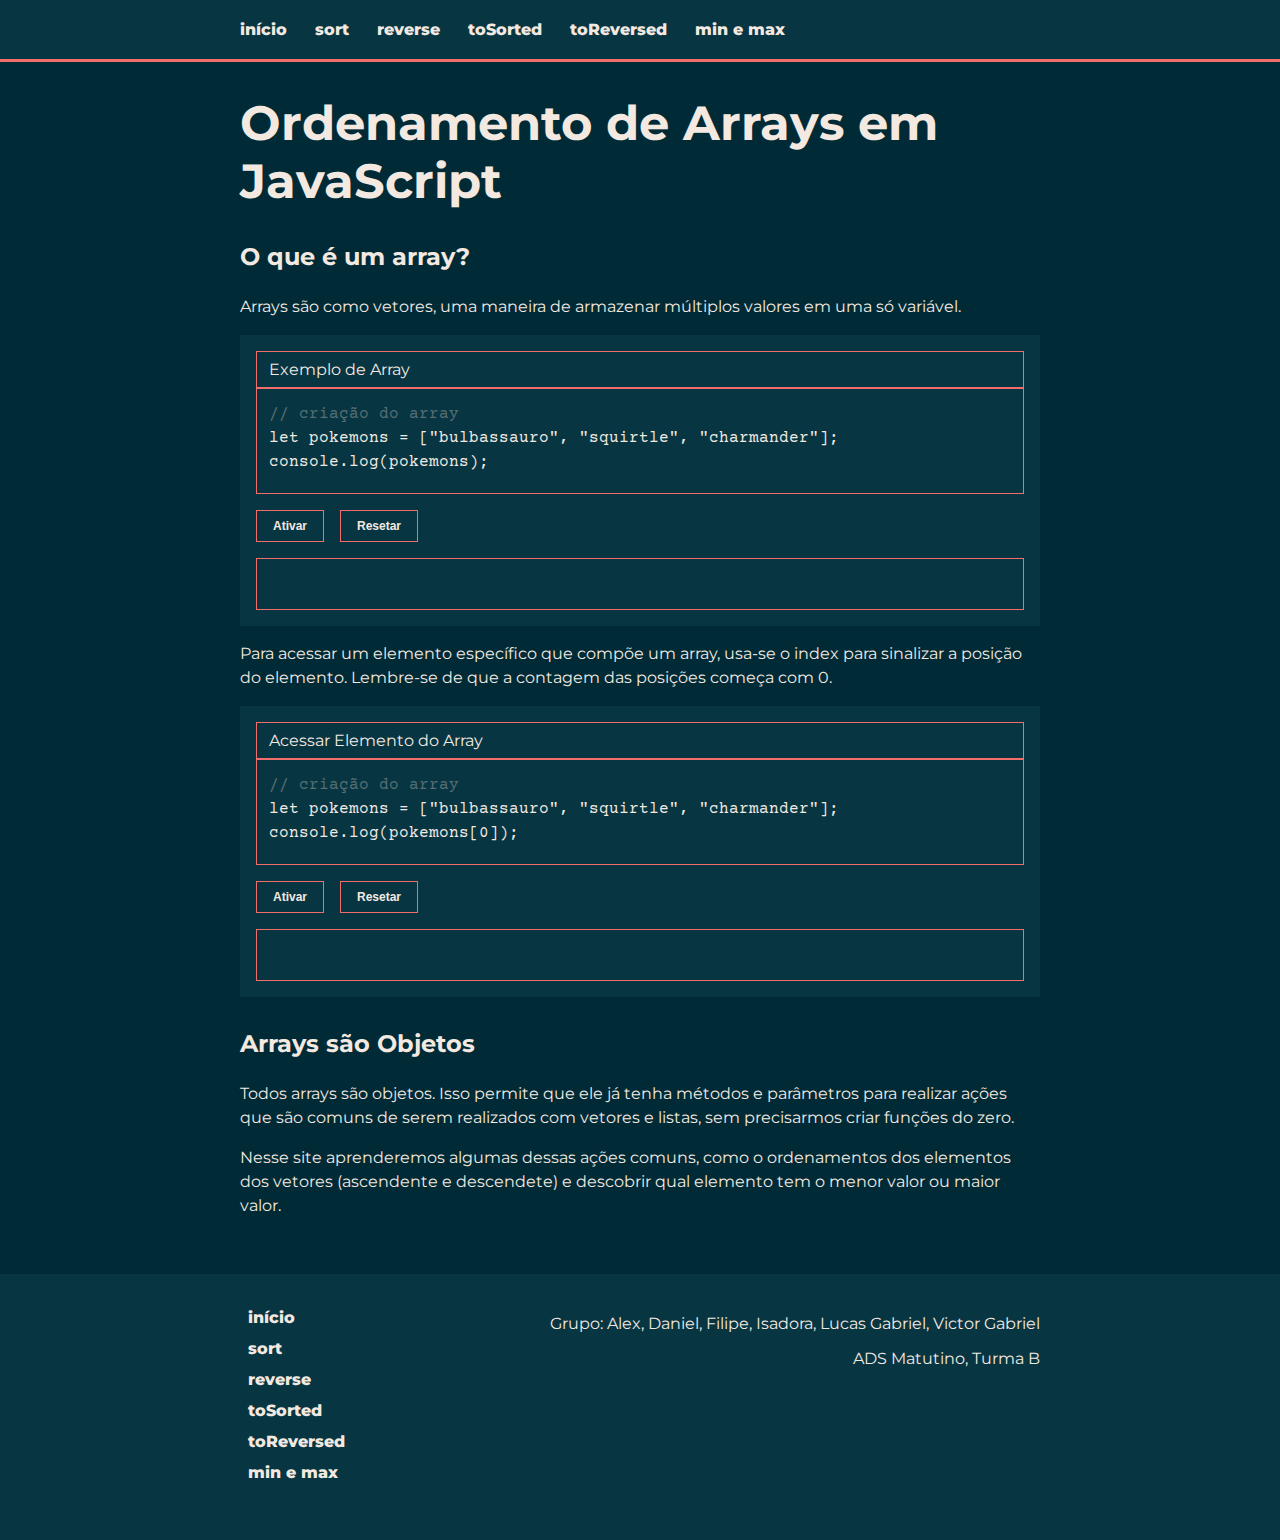
<file: index.html>
<!DOCTYPE html>

<html lang="pt-br">
    <head>
        <!-- GOOGLE FONT -->
        <!-- Montserrat e Courier Prime -->
        <link rel="preconnect" href="https://fonts.googleapis.com">
        <link rel="preconnect" href="https://fonts.gstatic.com" crossorigin>
        <link href="https://fonts.googleapis.com/css2?family=Courier+Prime:ital,wght@0,400;0,700;1,400;1,700&family=Montserrat:ital,wght@0,100..900;1,100..900&display=swap" rel="stylesheet">

        <meta charset="utf-8" />
        <meta name="viewport" content="width=device-width, initial-scale=1.0" />    
        <link href="./css/styles.css" rel="stylesheet">
        <title>JavaScript Array Sorting</title>
    </head>
    <body>
        <div class="page-container">
            <nav>
                <ul class="nav-list">
                    <li class="nav-items"><a class="nav-links" href="index.html">início</a></li>
                    <li class="nav-items"><a class="nav-links" href="sort.html">sort</a></li>
                    <li class="nav-items"><a class="nav-links" href="reverse.html">reverse</a></li>
                    <li class="nav-items"><a class="nav-links" href="tosorted.html">toSorted</a></li>
                    <li class="nav-items"><a class="nav-links" href="toreversed.html">toReversed</a></li>
                    <li class="nav-items"><a class="nav-links" href="minmax.html">min e max</a></li>
                </ul>
            </nav>
            <header class="tema">
                <h1 class="titulo-index">Ordenamento de Arrays em JavaScript</h1>
            </header>
            <main id="conteudo" class="conteudo-principal">
                <article>
                    <header>
                        <h3 class="titulo-secao">
                            O que é um array?
                        </h2>
                    </header>
                    <section class="intro">
                        <p class="paragrafo-artigo">
                            Arrays são como vetores, uma maneira de armazenar múltiplos valores em uma só variável.
                        </p>

                        <div class="container-blocos-codigos">
                            <header class="header-codigo">
                                <h4>Exemplo de Array</h4>
                            </header>

                            <div class="input">
                                <span class="js comentario">// criação do array</span>
                                <span class="js codigo">let pokemons = ["bulbassauro", "squirtle", "charmander"];</span>
                                <span class="js codigo">console.log(pokemons);</span>
                            </div>

                            <div class="container-bt">
                                <button type="button" class="bt-ativar" id="bt-ativar-index-1">
                                    Ativar
                                </button>
                                <button type="button" class="bt-resetar" id="bt-resetar-1">
                                    Resetar
                                </button>
                            </div>
                            
                            <div class="output" id="output-1">
                                <br>
                            </div>
                        </div>

                        <p class="paragrafo-artigo">
                            Para acessar um elemento específico que compõe um array, usa-se o index para sinalizar a posição do elemento. Lembre-se de que a contagem das posições começa com 0.
                        </p>

                        <div class="container-blocos-codigos">
                            <header class="header-codigo">
                                <h4>Acessar Elemento do Array</h4>
                            </header>

                            <div class="input">
                                <span class="js comentario">// criação do array</span>
                                <span class="js codigo">let pokemons = ["bulbassauro", "squirtle", "charmander"];</span>
                                <span class="js codigo">console.log(pokemons[0]);</span>
                            </div>

                            <div class="container-bt">
                                <button type="button" class="bt-ativar" id="bt-ativar-index-2">
                                    Ativar
                                </button>
                                <button type="button" class="bt-resetar" id="bt-resetar-2">
                                    Resetar
                                </button>
                            </div>
                            
                            <div class="output" id="output-2">
                                <br />
                            </div>
                        </div>
                    </section>
                    <!-- arrays são objetos -->
                    <section>
                        <header>
                            <h3 class="titulo-secao">
                                Arrays são Objetos
                            </h3>
                        </header>
                        <p class="paragrafo-artigo">
                            Todos arrays são objetos. Isso permite que ele já tenha métodos e parâmetros para realizar ações que são comuns de serem realizados com vetores e listas, sem precisarmos criar funções do zero.
                        </p>
                        <p class="paragrafo-artigo">
                            Nesse site aprenderemos algumas dessas ações comuns, como o ordenamentos dos elementos dos vetores (ascendente e descendete) e descobrir qual elemento tem o menor valor ou maior valor.
                        </p>
                        
                    </section>
            </article>
            </main>
            <!-- RODAPÉ -->
            <footer>
                <div>
                    <ul class="nav-rodape-lista">
                        <li class="nav-rodape-items"><a class="nav-rodape-links" href="index.html">início</a></li>
                        <li class="nav-rodape-items"><a class="nav-rodape-links" href="sort.html">sort</a></li>
                        <li class="nav-rodape-items"><a class="nav-rodape-links" href="reverse.html">reverse</a></li>
                        <li class="nav-rodape-items"><a class="nav-rodape-links" href="toSorted.html">toSorted</a></li>
                        <li class="nav-rodape-items"><a class="nav-rodape-links" href="toReversed.html">toReversed</a></li>
                        <li class="nav-rodape-items"><a class="nav-rodape-links" href="minmax.html">min e max</a></li>
                    </ul>
                </div>
                <div>
                    <p class="texto-rodape">
                        Grupo: Alex, Daniel, Filipe, Isadora, Lucas Gabriel, Victor Gabriel
                    </p>
                    <p class="texto-rodape">
                        ADS Matutino, Turma B
                    </p>
                </div>
            </footer>
        </div>

        <script src="js/index.js"></script>
    </body>
</html>
</file>
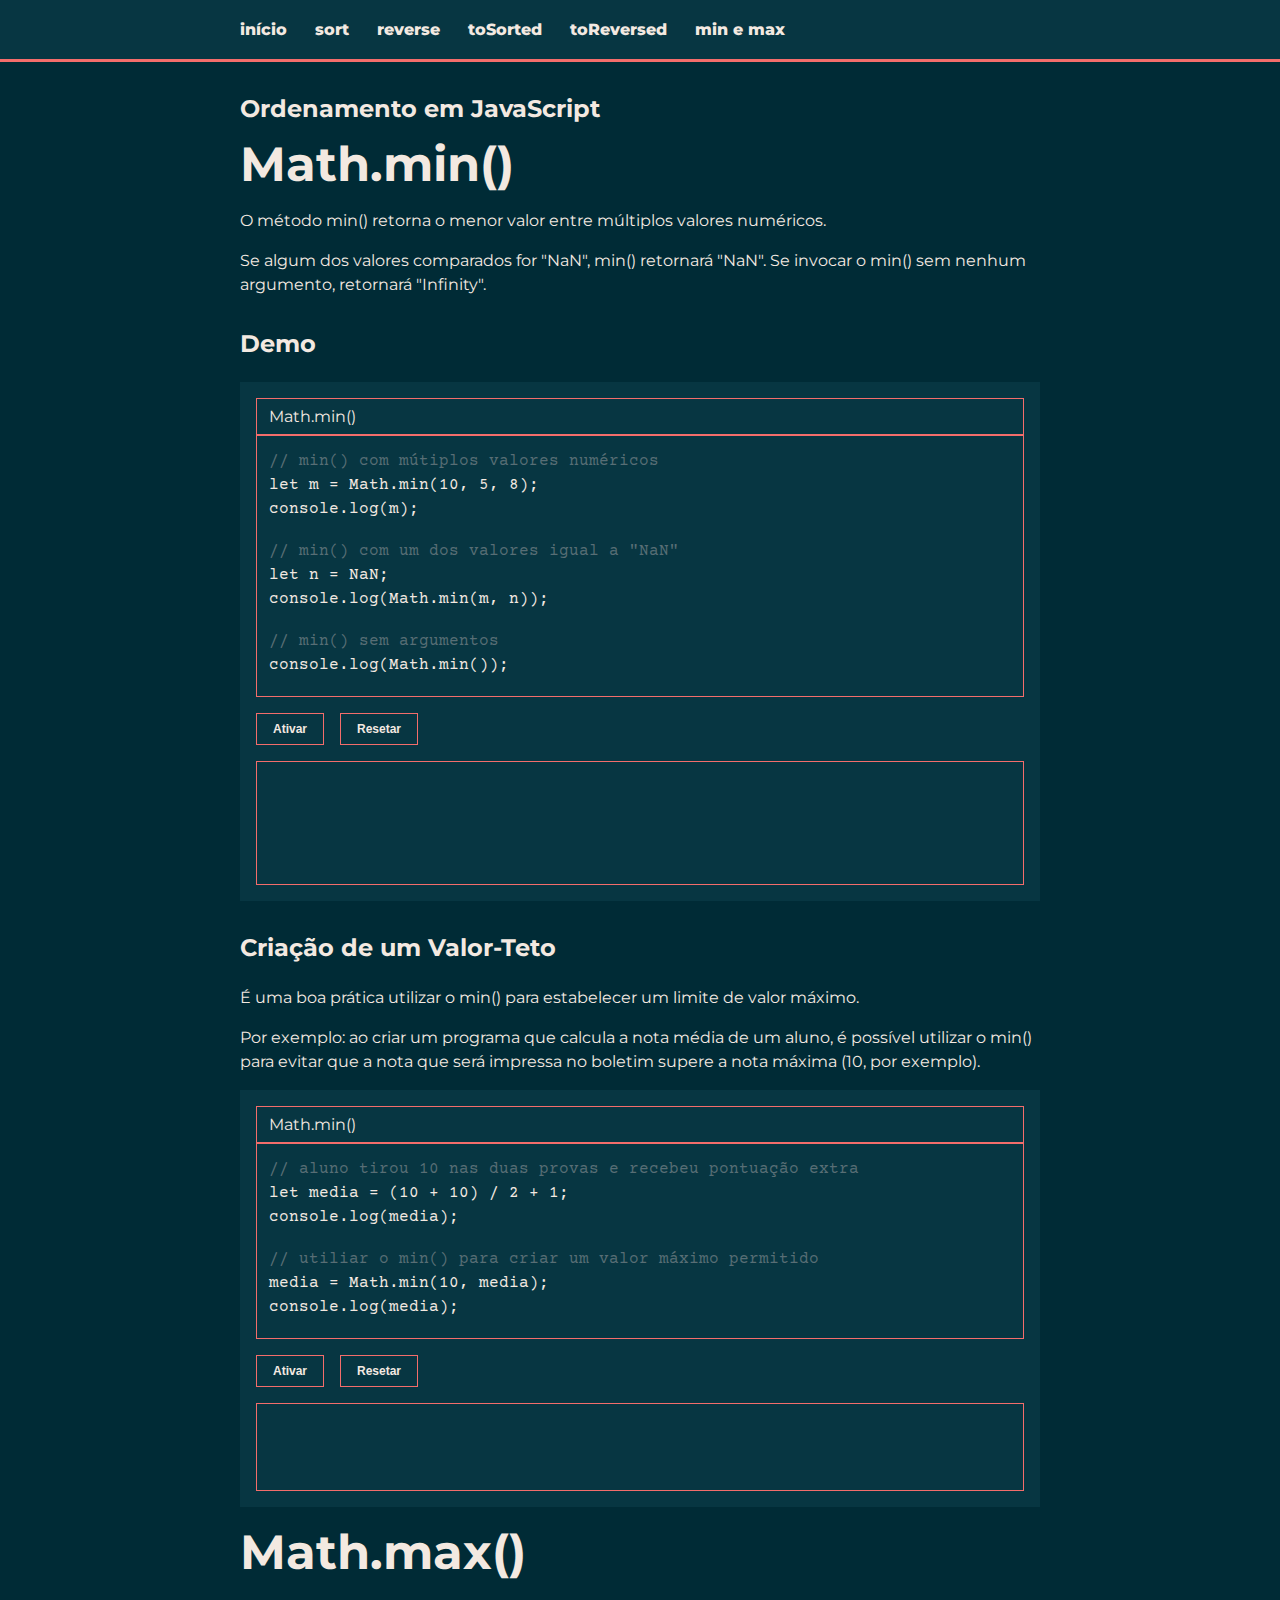
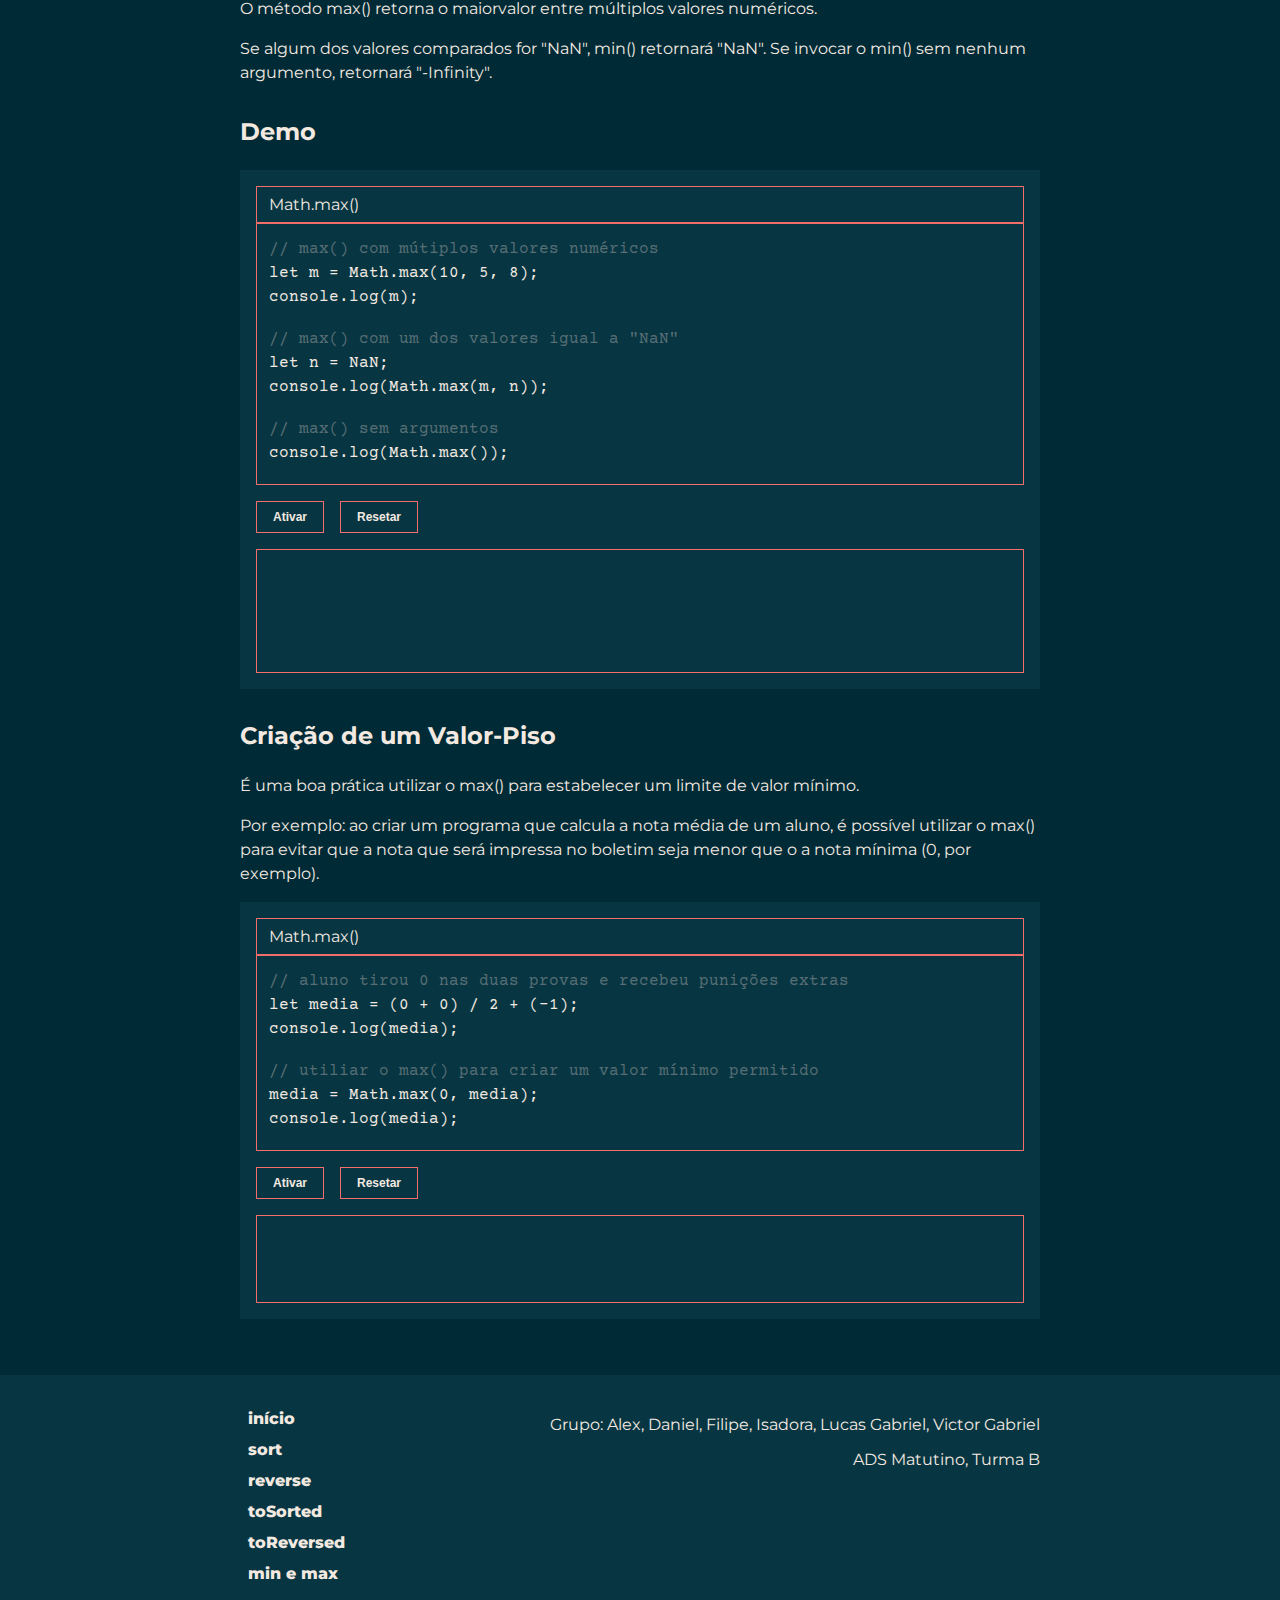
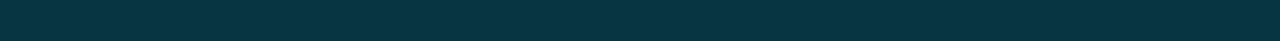
<file: minmax.html>
<!DOCTYPE html>

<html lang="pt-br">
    <head>
        <!-- GOOGLE FONT -->
        <!-- Montserrat e Courier Prime -->
        <link rel="preconnect" href="https://fonts.googleapis.com">
        <link rel="preconnect" href="https://fonts.gstatic.com" crossorigin>
        <link href="https://fonts.googleapis.com/css2?family=Courier+Prime:ital,wght@0,400;0,700;1,400;1,700&family=Montserrat:ital,wght@0,100..900;1,100..900&display=swap" rel="stylesheet">

        <meta charset="utf-8" />
        <meta name="viewport" content="width=device-width, initial-scale=1.0" />    
        <link href="./css/styles.css" rel="stylesheet">
        <title>JS Math.min() e Math.max()</title>
    </head>
    <body>
        <div class="page-container">
            <nav>
                <ul class="nav-list">
                    <li class="nav-items"><a class="nav-links" href="index.html">início</a></li>
                    <li class="nav-items"><a class="nav-links" href="sort.html">sort</a></li>
                    <li class="nav-items"><a class="nav-links" href="reverse.html">reverse</a></li>
                    <li class="nav-items"><a class="nav-links" href="tosorted.html">toSorted</a></li>
                    <li class="nav-items"><a class="nav-links" href="toreversed.html">toReversed</a></li>
                    <li class="nav-items"><a class="nav-links" href="minmax.html">min e max</a></li>
                </ul>
            </nav>
            <header class="tema">
                <h1>Ordenamento em JavaScript</h1>
            </header>
            <main id="conteudo" class="conteudo-principal">
                <article>
                    <header>
                        <h2 class="titulo-artigo">
                            Math.min()
                        </h2>
                    </header>
                    <section class="intro">
                        <p class="paragrafo-artigo">
                            O método min() retorna o menor valor entre múltiplos valores numéricos.
                        </p>
                        <p class="paragrafo-artigo">
                            Se algum dos valores comparados for "NaN", min() retornará "NaN". Se invocar o min() sem nenhum argumento, retornará "Infinity".
                        </p>
                    </section>
                    <!-- exemplos com min() -->
                    <section class="demo">
                        <header>
                            <h3 class="titulo-secao">
                                Demo
                            </h3>
                        </header>
                        <div class="container-blocos-codigos">
                            <header class="header-codigo">
                                <h4>Math.min()</h4>
                            </header>

                            <div class="input">
                                <span class="js comentario">// min() com mútiplos valores numéricos</span>
                                <span class="js codigo">let m = Math.min(10, 5, 8);</span>
                                <span class="js codigo">console.log(m);</span>
                                <br />
                                <span class="js comentario">// min() com um dos valores igual a "NaN"</span>
                                <span class="js codigo">let n = NaN;</span>
                                <span class="js codigo">console.log(Math.min(m, n));</span>
                                <br />
                                <span class="js comentario">// min() sem argumentos</span>
                                <span class="js codigo">console.log(Math.min());</span>
                            </div>

                            <div class="container-bt">
                                <button type="button" class="bt-ativar" id="bt-ativar-min-1">
                                    Ativar
                                </button>
                                <button type="button" class="bt-resetar" id="bt-resetar-1">
                                    Resetar
                                </button>
                            </div>
                            
                            <div class="output" id="output-1">
                                <br /><br /><br /><br /><br />
                            </div>
                        </div>
                    </section>
                    <!-- definição de valor-teto -->
                    <section>
                        <header>
                            <h3 class="titulo-secao">
                                Criação de um Valor-Teto
                            </h3>
                        </header>
                        <p class="paragrafo-artigo">
                            É uma boa prática utilizar o min() para estabelecer um limite de valor máximo.
                        </p>
                        <p class="paragrafo-artigo">
                            Por exemplo: ao criar um programa que calcula a nota média de um aluno, é possível utilizar o min() para evitar que a nota que será impressa no boletim supere a nota máxima (10, por exemplo).
                        </p>
                        <!-- demonstração de código -->
                        <div class="container-blocos-codigos">
                            <header class="header-codigo">
                                <h4>Math.min()</h4>
                            </header>

                            <div class="input">
                                <span class="js comentario">// aluno tirou 10 nas duas provas e recebeu pontuação extra</span>
                                <span class="js codigo">let media = (10 + 10) / 2 + 1;</span>
                                <span class="js codigo">console.log(media);</span>
                                <br />
                                <span class="js comentario">// utiliar o min() para criar um valor máximo permitido</span>
                                <span class="js codigo">media = Math.min(10, media);</span>
                                <span class="js codigo">console.log(media);</span>
                            </div>

                            <div class="container-bt">
                                <button type="button" class="bt-ativar" id="bt-ativar-min-2">
                                    Ativar
                                </button>
                                <button type="button" class="bt-resetar" id="bt-resetar-2">
                                    Resetar
                                </button>
                            </div>

                            <div class="output" id="output-2">
                                <br /><br /><br />
                            </div>
                        </div>
                    </section>
                    <!-- Começo da seção sobre max() -->
                    <header>
                        <h2 class="titulo-artigo">
                            Math.max()
                        </h2>
                    </header>
                    <section class="intro">
                        <p class="paragrafo-artigo">
                            O método max() retorna o maiorvalor entre múltiplos valores numéricos.
                        </p>
                        <p class="paragrafo-artigo">
                            Se algum dos valores comparados for "NaN", min() retornará "NaN". Se invocar o min() sem nenhum argumento, retornará "-Infinity".
                        </p>
                    </section>
                    <!-- exemplos com max() -->
                    <section class="demo">
                        <header>
                            <h3 class="titulo-secao">
                                Demo
                            </h3>
                        </header>
                        <div class="container-blocos-codigos">
                            <header class="header-codigo">
                                <h4>Math.max()</h4>
                            </header>

                            <div class="input">
                                <span class="js comentario">// max() com mútiplos valores numéricos</span>
                                <span class="js codigo">let m = Math.max(10, 5, 8);</span>
                                <span class="js codigo">console.log(m);</span>
                                <br />
                                <span class="js comentario">// max() com um dos valores igual a "NaN"</span>
                                <span class="js codigo">let n = NaN;</span>
                                <span class="js codigo">console.log(Math.max(m, n));</span>
                                <br />
                                <span class="js comentario">// max() sem argumentos</span>
                                <span class="js codigo">console.log(Math.max());</span>
                            </div>

                            <div class="container-bt">
                                <button type="button" class="bt-ativar" id="bt-ativar-max-1">
                                    Ativar
                                </button>
                                <button type="button" class="bt-resetar" id="bt-resetar-3">
                                    Resetar
                                </button>
                            </div>
                            
                            <div class="output" id="output-3">
                                <br /><br /><br /><br /><br />
                            </div>
                        </div>
                    </section>
                    <!-- definição de valor-piso -->
                    <section>
                        <header>
                            <h3 class="titulo-secao">
                                Criação de um Valor-Piso
                            </h3>
                        </header>
                        <p class="paragrafo-artigo">
                            É uma boa prática utilizar o max() para estabelecer um limite de valor mínimo.
                        </p>
                        <p class="paragrafo-artigo">
                            Por exemplo: ao criar um programa que calcula a nota média de um aluno, é possível utilizar o max() para evitar que a nota que será impressa no boletim seja menor que o a nota mínima (0, por exemplo).
                        </p>
                        <!-- demonstração de código -->
                        <div class="container-blocos-codigos">
                            <header class="header-codigo">
                                <h4>Math.max()</h4>
                            </header>

                            <div class="input">
                                <span class="js comentario">// aluno tirou 0 nas duas provas e recebeu punições extras</span>
                                <span class="js codigo">let media = (0 + 0) / 2 + (-1);</span>
                                <span class="js codigo">console.log(media);</span>
                                <br />
                                <span class="js comentario">// utiliar o max() para criar um valor mínimo permitido</span>
                                <span class="js codigo">media = Math.max(0, media);</span>
                                <span class="js codigo">console.log(media);</span>
                            </div>

                            <div class="container-bt">
                                <button type="button" class="bt-ativar" id="bt-ativar-max-2">
                                    Ativar
                                </button>
                                <button type="button" class="bt-resetar" id="bt-resetar-4">
                                    Resetar
                                </button>
                            </div>

                            <div class="output" id="output-4">
                                <br /><br /><br />
                            </div>
                        </div>
                    </section>
            </article>
            </main>
            <!-- RODAPÉ -->
            <footer>
                <div>
                    <ul class="nav-rodape-lista">
                        <li class="nav-rodape-items"><a class="nav-rodape-links" href="index.html">início</a></li>
                        <li class="nav-rodape-items"><a class="nav-rodape-links" href="sort.html">sort</a></li>
                        <li class="nav-rodape-items"><a class="nav-rodape-links" href="reverse.html">reverse</a></li>
                        <li class="nav-rodape-items"><a class="nav-rodape-links" href="toSorted.html">toSorted</a></li>
                        <li class="nav-rodape-items"><a class="nav-rodape-links" href="toReversed.html">toReversed</a></li>
                        <li class="nav-rodape-items"><a class="nav-rodape-links" href="minmax.html">min e max</a></li>
                    </ul>
                </div>
                <div>
                    <p class="texto-rodape">
                        Grupo: Alex, Daniel, Filipe, Isadora, Lucas Gabriel, Victor Gabriel
                    </p>
                    <p class="texto-rodape">
                        ADS Matutino, Turma B
                    </p>
                </div>
            </footer>
        </div>


        <script src="./js/minmax.js"></script>
    </body>
</html>
</file>
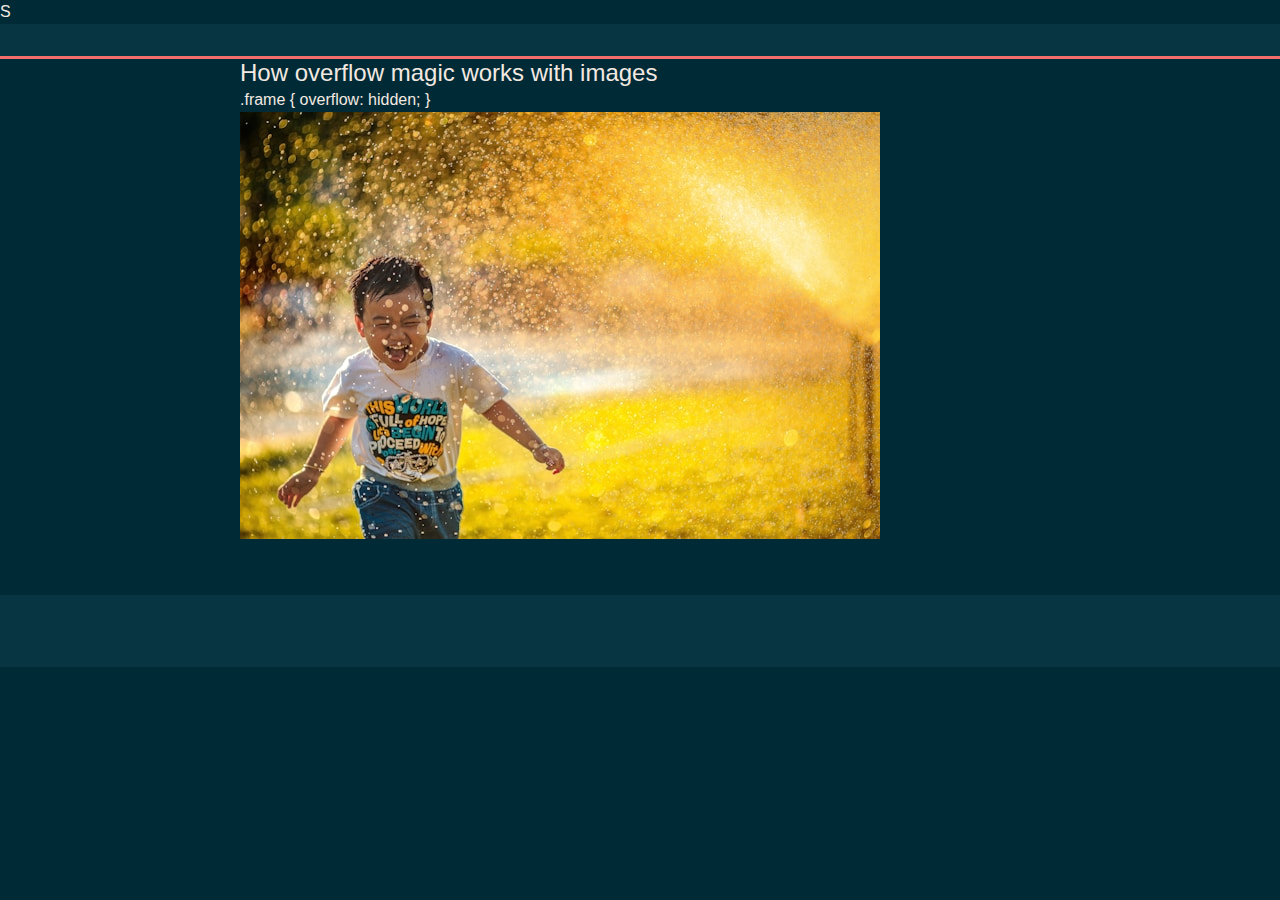
<file: overflow.html>
<!DOCTYPE html>

<html lang="en">
    <head>
        <link href="https://cdn.jsdelivr.net/npm/bootstrap@5.3.3/dist/css/bootstrap.min.css"
        rel="stylesheet"
        integrity="sha384-QWTKZyjpPEjISv5WaRU9OFeRpok6YctnYmDr5pNlyT2bRjXh0JMhjY6hW+ALEwIH"
        crossorigin="anonymous">
        
        <script src="https://cdn.jsdelivr.net/npm/bootstrap@5.3.3/dist/js/bootstrap.bundle.min.js"
        integrity="sha384-YvpcrYf0tY3lHB60NNkmXc5s9fDVZLESaAA55NDzOxhy9GkcIdslK1eN7N6jIeHz"
        crossorigin="anonymous"></script>

        <link href="styles.css" rel="stylesheet">S
        <title>Overflow Cheat Sheet</title>
    </head>
    <body>
        <div class="page-wrapper">
            <aside>
                <nav class="nav nav-aside_container">
                    
                </nav>
            </aside>
            <main>
                <article>
                    <h1>
                        How overflow magic works with images
                    </h1>
                    <div class="demo_wrapper">
                        <div class="demo_grid">
                            <div class="demo_code">
                                .frame {
                                    overflow: hidden;
                                }
                            </div>
                            <div class="demo_visualization">
                                <div class="frame">
                                    <img class="image" src="./_images/fotoMenor.jpg"
                                    alt="Child playing with water"/>
                                </div>
                            </div>
                        </div>
                    </div>
                </article>
            </main>
        </div>
        <footer>

        </footer>
    </body>
</html>
</file>
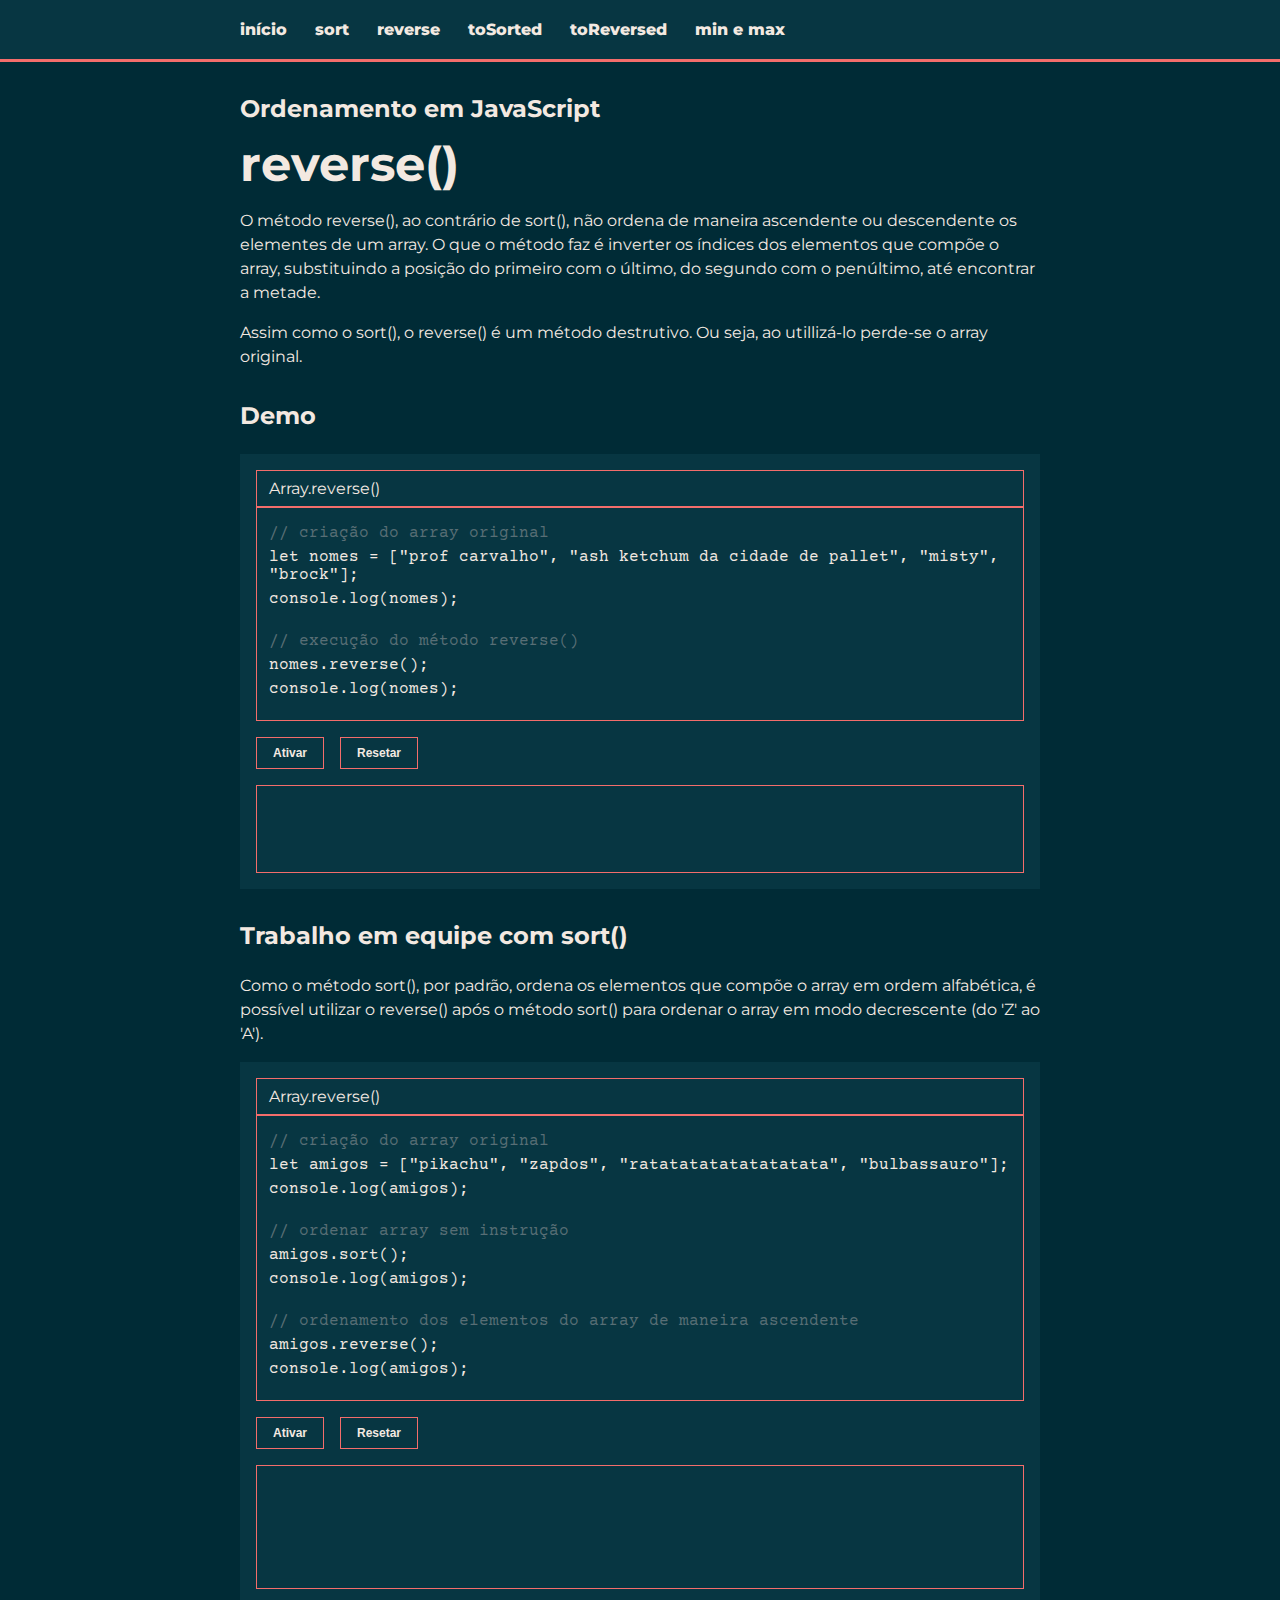
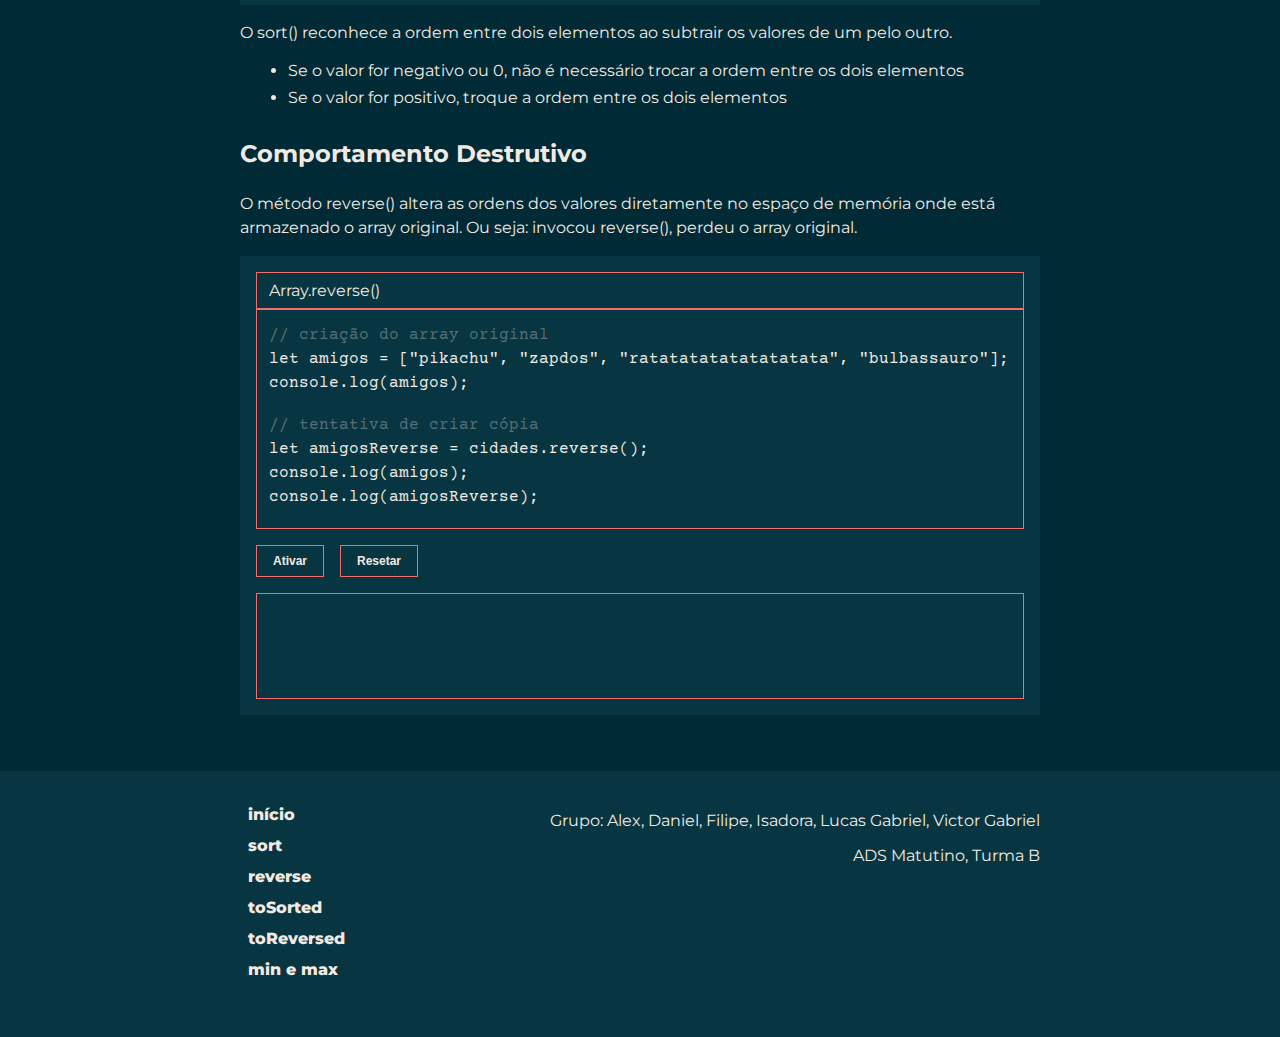
<file: reverse.html>
<!DOCTYPE html>

<html lang="pt-br">
    <head>
        <!-- GOOGLE FONT -->
        <!-- Montserrat e Courier Prime -->
        <link rel="preconnect" href="https://fonts.googleapis.com">
        <link rel="preconnect" href="https://fonts.gstatic.com" crossorigin>
        <link href="https://fonts.googleapis.com/css2?family=Courier+Prime:ital,wght@0,400;0,700;1,400;1,700&family=Montserrat:ital,wght@0,100..900;1,100..900&display=swap" rel="stylesheet">

        <meta charset="utf-8" />
        <meta name="viewport" content="width=device-width, initial-scale=1.0" />    
        <link href="./css/styles.css" rel="stylesheet">
        <title>JS Array.reverse()</title>
    </head>
    <body>
        <div class="page-container">
            <nav>
                <ul class="nav-list">
                    <li class="nav-items"><a class="nav-links" href="index.html">início</a></li>
                    <li class="nav-items"><a class="nav-links" href="sort.html">sort</a></li>
                    <li class="nav-items"><a class="nav-links" href="reverse.html">reverse</a></li>
                    <li class="nav-items"><a class="nav-links" href="tosorted.html">toSorted</a></li>
                    <li class="nav-items"><a class="nav-links" href="toreversed.html">toReversed</a></li>
                    <li class="nav-items"><a class="nav-links" href="minmax.html">min e max</a></li>
                </ul>
            </nav>
            <header class="tema">
                <h1>Ordenamento em JavaScript</h1>
            </header>
            <main id="conteudo" class="conteudo-principal">
                <article>
                    <header>
                        <h2 class="titulo-artigo">
                            reverse()
                        </h2>
                    </header>
                    <section class="intro">
                        <p class="paragrafo-artigo">
                            O método reverse(), ao contrário de sort(), não ordena de maneira ascendente ou descendente os elementes de um array. O que o método faz é inverter os índices dos elementos que compõe o array, substituindo a posição do primeiro com o último, do segundo com o penúltimo, até encontrar a metade.
                        </p>
                        <p class="paragrafo-artigo">
                            Assim como o sort(), o reverse() é um método destrutivo. Ou seja, ao utillizá-lo perde-se o array original. 
                        </p>
                    </section>
                    <!-- demonstração de reverse() -->
                    <section class="demo">
                        <header>
                            <h3 class="titulo-secao">
                                Demo
                            </h3>
                        </header>
                        <div class="container-blocos-codigos">
                            <header class="header-codigo">
                                <h4>Array.reverse()</h4>
                            </header>

                            <div class="input">
                                <span class="js comentario">// criação do array original</span>
                                <span class="js codigo">let nomes = ["prof carvalho", "ash ketchum da cidade de pallet", "misty", "brock"];</span>
                                <span class="js codigo">console.log(nomes);</span>
                                <br />
                                <span class="js comentario">// execução do método reverse()</span>
                                <span class="js codigo">nomes.reverse();</span>
                                <span class="js codigo">console.log(nomes);</span>
                            </div>

                            <div class="container-bt">
                                <button type="button" class="bt-ativar" id="bt-ativar-reverse-1">
                                    Ativar
                                </button>
                                <button type="button" class="bt-resetar" id="bt-resetar-1">
                                    Resetar
                                </button>
                            </div>
                                
                            <div class="output" id="output-1">
                                <br><br><br>
                            </div>
                        </div>
                    </section>
                    <!-- ordenamento alfabético descendente com sort() -->
                    <section>
                        <header>
                            <h3 class="titulo-secao">
                                Trabalho em equipe com sort()
                            </h3>
                        </header>
                        <p class="paragrafo-artigo">
                            Como o método sort(), por padrão, ordena os elementos que compõe o array em ordem alfabética, é possível utilizar o reverse() após o método sort() para ordenar o array em modo decrescente (do 'Z' ao 'A').
                        </p>
                        
                        <!-- demonstração de código -->
                        <div class="container-blocos-codigos">
                            <header class="header-codigo">
                                <h4>Array.reverse()</h4>
                            </header>

                            <div class="input">
                                <span class="js comentario">// criação do array original</span>
                                <span class="js codigo">let amigos = ["pikachu", "zapdos", "ratatatatatatatatata", "bulbassauro"];</span>
                                <span class="js codigo">console.log(amigos);</span>
                                <br />
                                <span class="js comentario">// ordenar array sem instrução</span>
                                <span class="js codigo">amigos.sort();</span>
                                <span class="js codigo">console.log(amigos);</span>
                                <br />
                                <span class="js comentario">// ordenamento dos elementos do array de maneira ascendente</span>
                                <span class="js codigo">amigos.reverse();</span>
                                <span class="js codigo">console.log(amigos);</span>
                            </div>

                            <div class="container-bt">
                                <button type="button" class="bt-ativar" id="bt-ativar-reverse-2">
                                    Ativar
                                </button>
                                <button type="button" class="bt-resetar" id="bt-resetar-2">
                                    Resetar
                                </button>
                            </div>

                            <div class="output" id="output-2">
                                <br /><br /><br /><br /><br />
                            </div>
                        </div>

                        <p class="paragrafo-artigo">
                            O sort() reconhece a ordem entre dois elementos ao subtrair os valores de um pelo outro.
                        </p>
                        <ul>
                            <li>Se o valor for negativo ou 0, não é necessário trocar a ordem entre os dois elementos</li>
                            <li>Se o valor for positivo, troque a ordem entre os dois elementos</li>
                        </ul>
                    </section>
                    <!-- destrutivo -->
                     <section>
                        <h3 class="titulo-secao">
                            Comportamento Destrutivo
                        </h3>
                        <p class="paragrafo-artigo">
                            O método reverse() altera as ordens dos valores diretamente no espaço de memória onde está armazenado o array original. Ou seja: invocou reverse(), perdeu o array original.
                        </p>
                        <div class="container-blocos-codigos">
                            <header class="header-codigo">
                                <h4>Array.reverse()</h4>
                            </header>

                            <div class="input">
                                <span class="js comentario">// criação do array original</span>
                                <span class="js codigo">let amigos = ["pikachu", "zapdos", "ratatatatatatatatata", "bulbassauro"];</span>
                                <span class="js codigo">console.log(amigos);</span>
                                <br />
                                <span class="js comentario">// tentativa de criar cópia</span>
                                <span class="js codigo">let amigosReverse = cidades.reverse();</span>
                                <span class="js codigo">console.log(amigos);</span>
                                <span class="js codigo">console.log(amigosReverse);</span>
                            </div>

                            <div class="container-bt">
                                <button type="button" class="bt-ativar" id="bt-ativar-reverse-3">
                                    Ativar
                                </button>
                                <button type="button" class="bt-resetar" id="bt-resetar-3">
                                    Resetar
                                </button>
                            </div>
                                
                            <div class="output" id="output-3">
                                <br><br><br><br>
                            </div>
                        </div>
                     </section>
            </article>
            </main>
            <!-- RODAPÉ -->
            <footer>
                <div>
                    <ul class="nav-rodape-lista">
                        <li class="nav-rodape-items"><a class="nav-rodape-links" href="index.html">início</a></li>
                        <li class="nav-rodape-items"><a class="nav-rodape-links" href="sort.html">sort</a></li>
                        <li class="nav-rodape-items"><a class="nav-rodape-links" href="reverse.html">reverse</a></li>
                        <li class="nav-rodape-items"><a class="nav-rodape-links" href="toSorted.html">toSorted</a></li>
                        <li class="nav-rodape-items"><a class="nav-rodape-links" href="toReversed.html">toReversed</a></li>
                        <li class="nav-rodape-items"><a class="nav-rodape-links" href="minmax.html">min e max</a></li>
                    </ul>
                </div>
                <div>
                    <p class="texto-rodape">
                        Grupo: Alex, Daniel, Filipe, Isadora, Lucas Gabriel, Victor Gabriel
                    </p>
                    <p class="texto-rodape">
                        ADS Matutino, Turma B
                    </p>
                </div>
            </footer>
        </div>


        <script src="./js/reverse.js"></script>
    </body>
</html>
</file>
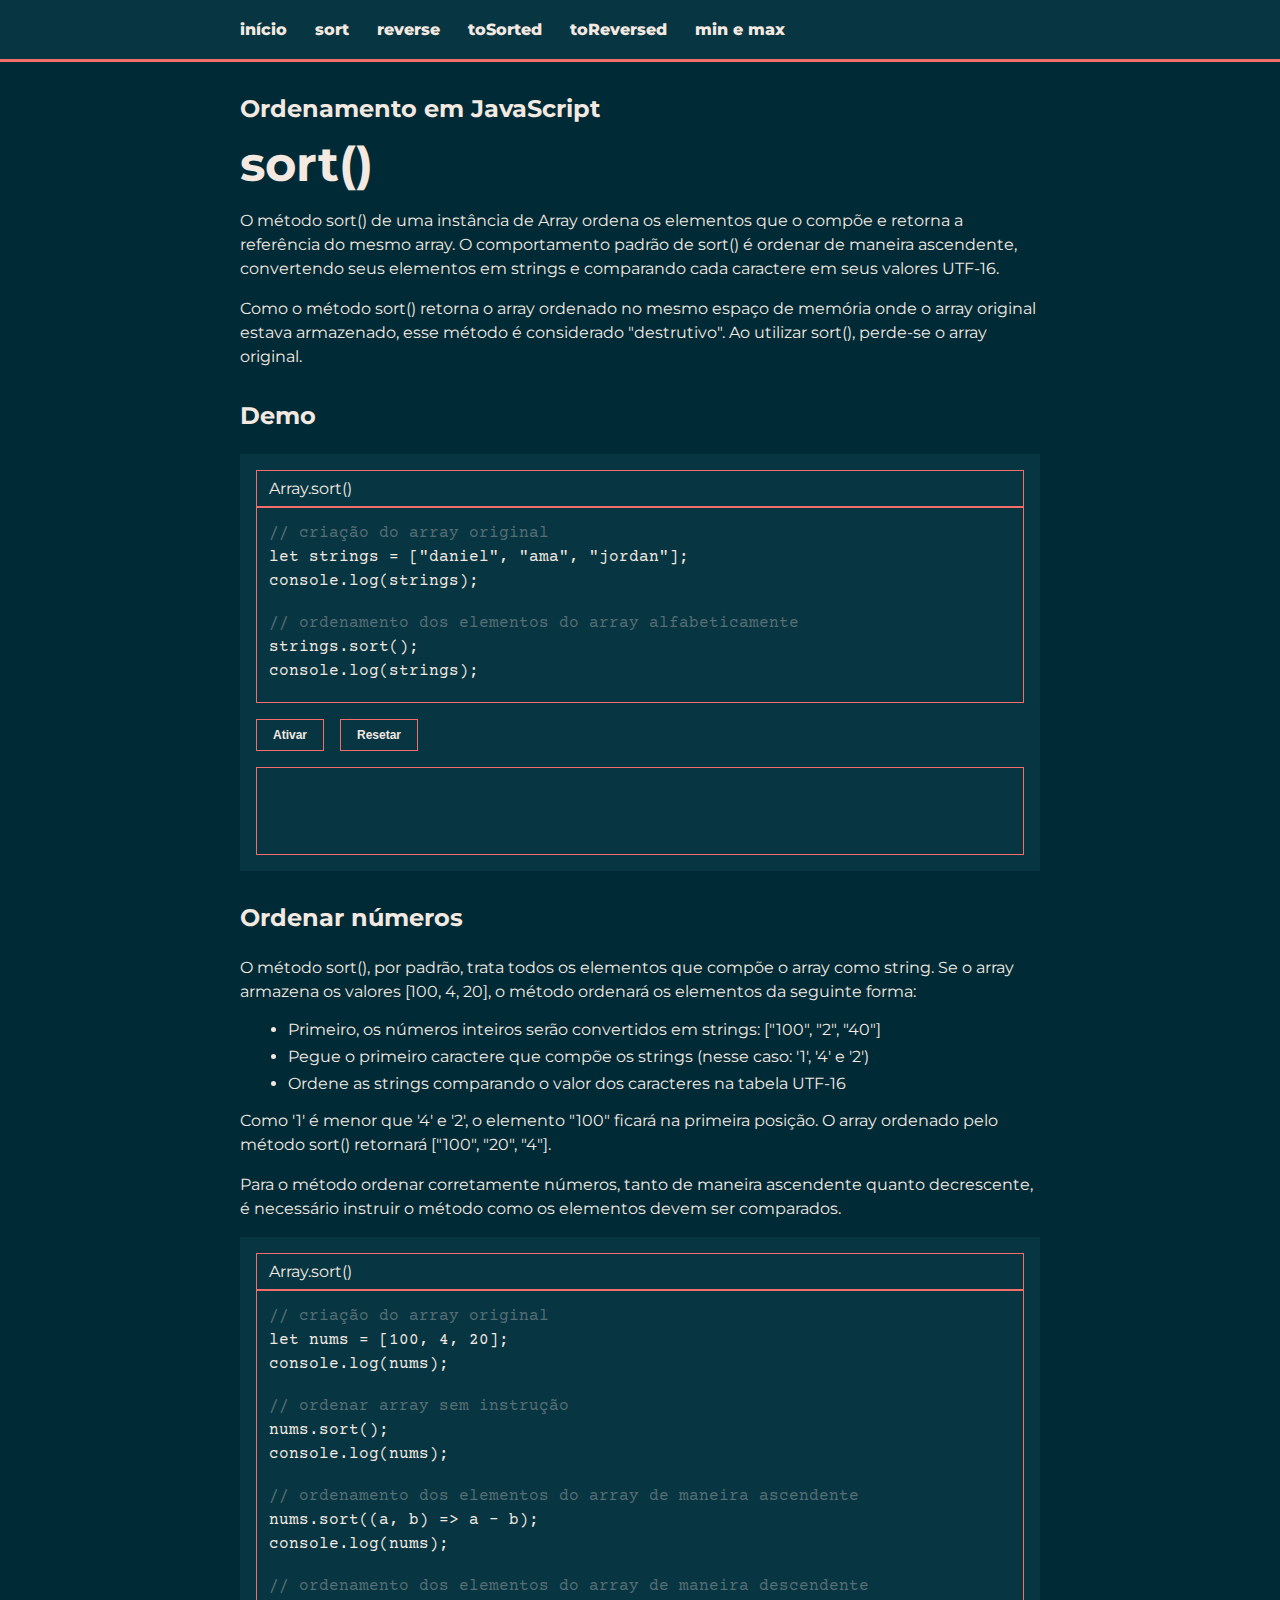
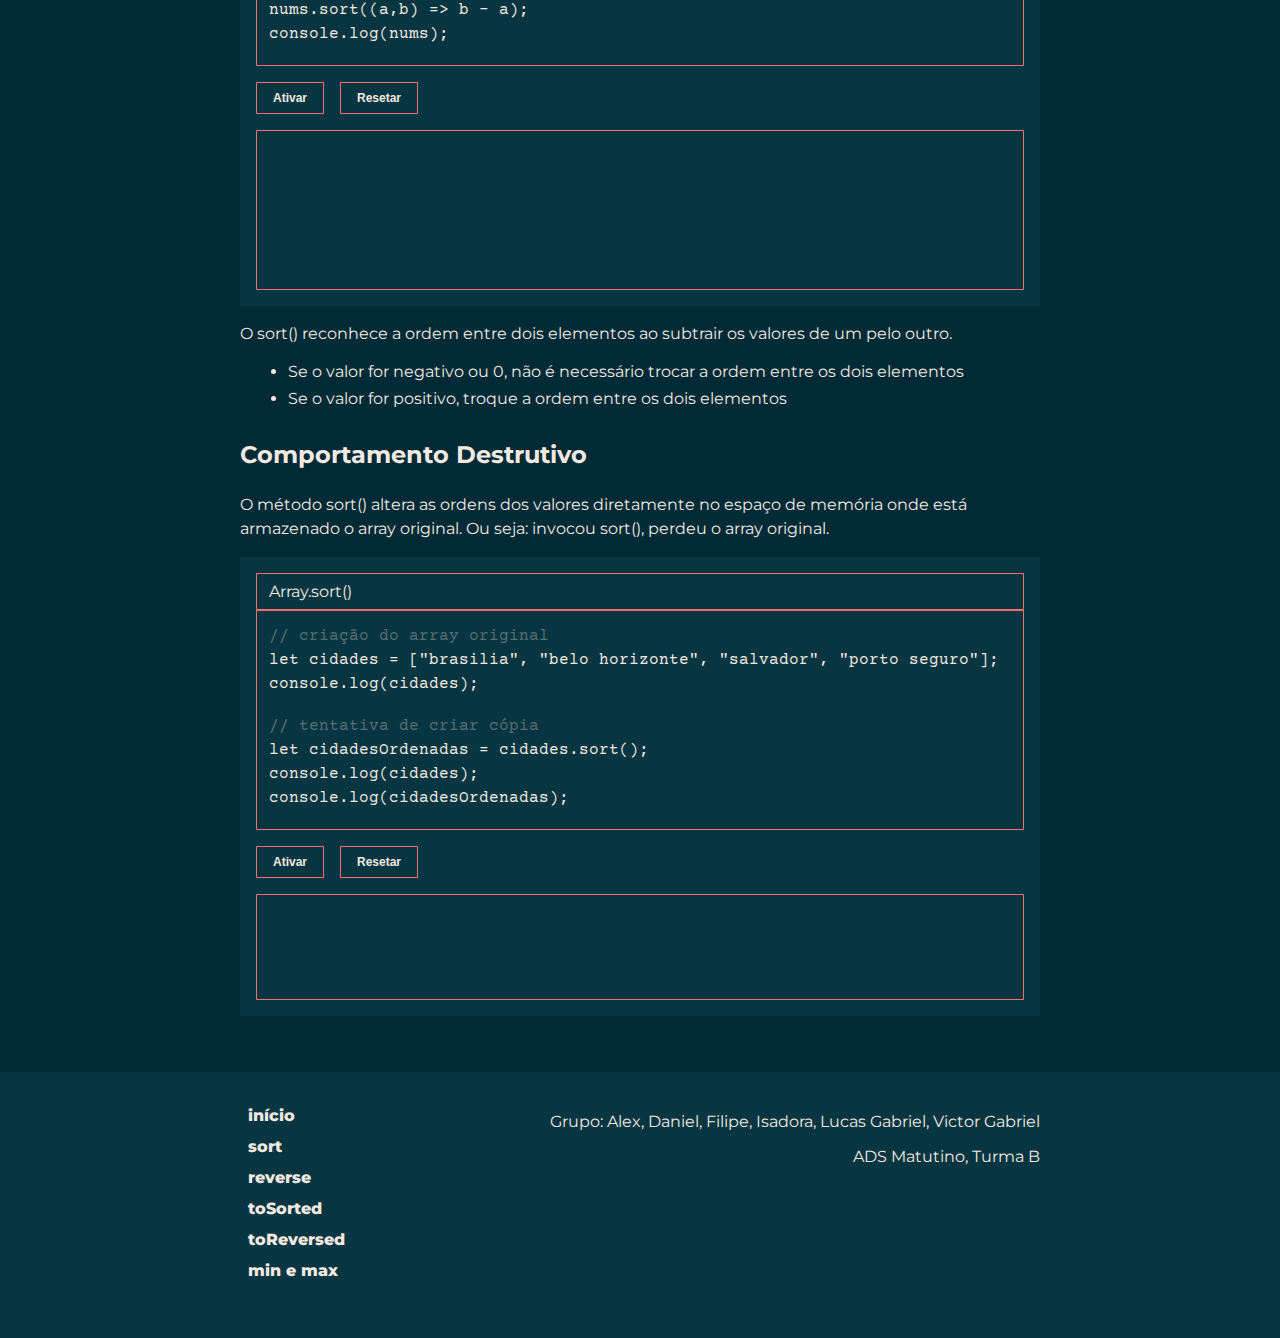
<file: sort.html>
<!DOCTYPE html>

<html lang="pt-br">
    <head>
        <!-- GOOGLE FONT -->
        <!-- Montserrat e Courier Prime -->
        <link rel="preconnect" href="https://fonts.googleapis.com">
        <link rel="preconnect" href="https://fonts.gstatic.com" crossorigin>
        <link href="https://fonts.googleapis.com/css2?family=Courier+Prime:ital,wght@0,400;0,700;1,400;1,700&family=Montserrat:ital,wght@0,100..900;1,100..900&display=swap" rel="stylesheet">

        <meta charset="utf-8" />
        <meta name="viewport" content="width=device-width, initial-scale=1.0" />    
        <link href="./css/styles.css" rel="stylesheet">
        <title>JS Array.sort()</title>
    </head>
    <body>
        <div class="page-container">
            <nav>
                <ul class="nav-list">
                    <li class="nav-items"><a class="nav-links" href="index.html">início</a></li>
                    <li class="nav-items"><a class="nav-links" href="sort.html">sort</a></li>
                    <li class="nav-items"><a class="nav-links" href="reverse.html">reverse</a></li>
                    <li class="nav-items"><a class="nav-links" href="tosorted.html">toSorted</a></li>
                    <li class="nav-items"><a class="nav-links" href="toreversed.html">toReversed</a></li>
                    <li class="nav-items"><a class="nav-links" href="minmax.html">min e max</a></li>
                </ul>
            </nav>
            <header class="tema">
                <h1>Ordenamento em JavaScript</h1>
            </header>
            <main id="conteudo" class="conteudo-principal">
                <article>
                    <header>
                        <h2 class="titulo-artigo">
                            sort()
                        </h2>
                    </header>
                    <section class="intro">
                        <p class="paragrafo-artigo">
                            O método sort() de uma instância de Array ordena os elementos que o compõe e retorna a referência do mesmo array. O comportamento padrão de sort() é ordenar de maneira ascendente, convertendo seus elementos em strings e comparando cada caractere em seus valores UTF-16.
                        </p>
                        <p class="paragrafo-artigo">
                            Como o método sort() retorna o array ordenado no mesmo espaço de memória onde o array original estava armazenado, esse método é considerado "destrutivo". Ao utilizar sort(), perde-se o array original.
                        </p>
                    </section>
                    <!-- ordenamento com strings -->
                    <section class="demo">
                        <header>
                            <h3 class="titulo-secao">
                                Demo
                            </h3>
                        </header>
                        <div class="container-blocos-codigos">
                            <header class="header-codigo">
                                <h4>Array.sort()</h4>
                            </header>

                            <div class="input">
                                <span class="js comentario">// criação do array original</span>
                                <span class="js codigo">let strings = ["daniel", "ama", "jordan"];</span>
                                <span class="js codigo">console.log(strings);</span>
                                <br />
                                <span class="js comentario">// ordenamento dos elementos do array alfabeticamente</span>
                                <span class="js codigo">strings.sort();</span>
                                <span class="js codigo">console.log(strings);</span>
                            </div>

                            <div class="container-bt">
                                <button type="button" class="bt-ativar" id="bt-ativar-sort-1">
                                    Ativar
                                </button>
                                <button type="button" class="bt-resetar" id="bt-resetar-1">
                                    Resetar
                                </button>
                            </div>
                            
                            <div class="output" id="output-1">
                                <br><br><br>
                            </div>
                        </div>
                    </section>
                    <!-- ordenamento com números -->
                    <section>
                        <header>
                            <h3 class="titulo-secao">
                                Ordenar números
                            </h3>
                        </header>
                        <p class="paragrafo-artigo">
                            O método sort(), por padrão, trata todos os elementos que compõe o array como string. Se o array armazena os valores [100, 4, 20], o método ordenará os elementos da seguinte forma:
                        </p>
                        <ul>
                            <li>Primeiro, os números inteiros serão convertidos em strings: ["100", "2", "40"]</li>
                            <li>Pegue o primeiro caractere que compõe os strings (nesse caso: '1', '4' e '2')</li>
                            <li>Ordene as strings comparando o valor dos caracteres na tabela UTF-16</li>
                        </ul>
                        <p class="paragrafo-artigo">
                            Como '1' é menor que '4' e '2', o elemento "100" ficará na primeira posição. O array ordenado pelo método sort() retornará ["100", "20", "4"].
                        </p>
                        <p class="paragrafo-artigo">
                            Para o método ordenar corretamente números, tanto de maneira ascendente quanto decrescente, é necessário instruir o método como os elementos devem ser comparados.
                        </p>
                        <!-- demonstração de código -->
                        <div class="container-blocos-codigos">
                            <header class="header-codigo">
                                <h4>Array.sort()</h4>
                            </header>

                            <div class="input">
                                <span class="js comentario">// criação do array original</span>
                                <span class="js codigo">let nums = [100, 4, 20];</span>
                                <span class="js codigo">console.log(nums);</span>
                                <br />
                                <span class="js comentario">// ordenar array sem instrução</span>
                                <span class="js codigo">nums.sort();</span>
                                <span class="js codigo">console.log(nums);</span>
                                <br />
                                <span class="js comentario">// ordenamento dos elementos do array de maneira ascendente</span>
                                <span class="js codigo">nums.sort((a, b) => a - b);</span>
                                <span class="js codigo">console.log(nums);</span>
                                <br />
                                <span class="js comentario">// ordenamento dos elementos do array de maneira descendente</span>
                                <span class="js codigo">nums.sort((a,b) => b - a);</span>
                                <span class="js codigo">console.log(nums);</span>
                            </div>

                            <div class="container-bt">
                                <button type="button" class="bt-ativar" id="bt-ativar-sort-2">
                                    Ativar
                                </button>
                                <button type="button" class="bt-resetar" id="bt-resetar-2">
                                    Resetar
                                </button>
                            </div>

                            <div class="output" id="output-2">
                                <br><br><br><br><br><br><br>
                            </div>
                        </div>

                        <p class="paragrafo-artigo">
                            O sort() reconhece a ordem entre dois elementos ao subtrair os valores de um pelo outro.
                        </p>
                        <ul>
                            <li>Se o valor for negativo ou 0, não é necessário trocar a ordem entre os dois elementos</li>
                            <li>Se o valor for positivo, troque a ordem entre os dois elementos</li>
                        </ul>
                    </section>
                    <!-- destrutivo -->
                     <section>
                        <h3 class="titulo-secao">
                            Comportamento Destrutivo
                        </h3>
                        <p class="paragrafo-artigo">
                            O método sort() altera as ordens dos valores diretamente no espaço de memória onde está armazenado o array original. Ou seja: invocou sort(), perdeu o array original.
                        </p>
                        <div class="container-blocos-codigos">
                            <header class="header-codigo">
                                <h4>Array.sort()</h4>
                            </header>

                            <div class="input">
                                <span class="js comentario">// criação do array original</span>
                                <span class="js codigo">let cidades = ["brasilia", "belo horizonte", "salvador", "porto seguro"];</span>
                                <span class="js codigo">console.log(cidades);</span>
                                <br />
                                <span class="js comentario">// tentativa de criar cópia</span>
                                <span class="js codigo">let cidadesOrdenadas = cidades.sort();</span>
                                <span class="js codigo">console.log(cidades);</span>
                                <span class="js codigo">console.log(cidadesOrdenadas);</span>
                            </div>

                            <div class="container-bt">
                                <button type="button" class="bt-ativar" id="bt-ativar-sort-3">
                                    Ativar
                                </button>
                                <button type="button" class="bt-resetar" id="bt-resetar-3">
                                    Resetar
                                </button>
                            </div>
                                
                            <div class="output" id="output-3">
                                <br><br><br><br>
                            </div>
                        </div>
                     </section>
            </article>
            </main>
            <!-- RODAPÉ -->
            <footer>
                <div>
                    <ul class="nav-rodape-lista">
                        <li class="nav-rodape-items"><a class="nav-rodape-links" href="index.html">início</a></li>
                        <li class="nav-rodape-items"><a class="nav-rodape-links" href="sort.html">sort</a></li>
                        <li class="nav-rodape-items"><a class="nav-rodape-links" href="reverse.html">reverse</a></li>
                        <li class="nav-rodape-items"><a class="nav-rodape-links" href="toSorted.html">toSorted</a></li>
                        <li class="nav-rodape-items"><a class="nav-rodape-links" href="toReversed.html">toReversed</a></li>
                        <li class="nav-rodape-items"><a class="nav-rodape-links" href="minmax.html">min e max</a></li>
                    </ul>
                </div>
                <div>
                    <p class="texto-rodape">
                        Grupo: Alex, Daniel, Filipe, Isadora, Lucas Gabriel, Victor Gabriel
                    </p>
                    <p class="texto-rodape">
                        ADS Matutino, Turma B
                    </p>
                </div>
            </footer>
        </div>


        <script src="./js/sort.js"></script>
    </body>
</html>
</file>
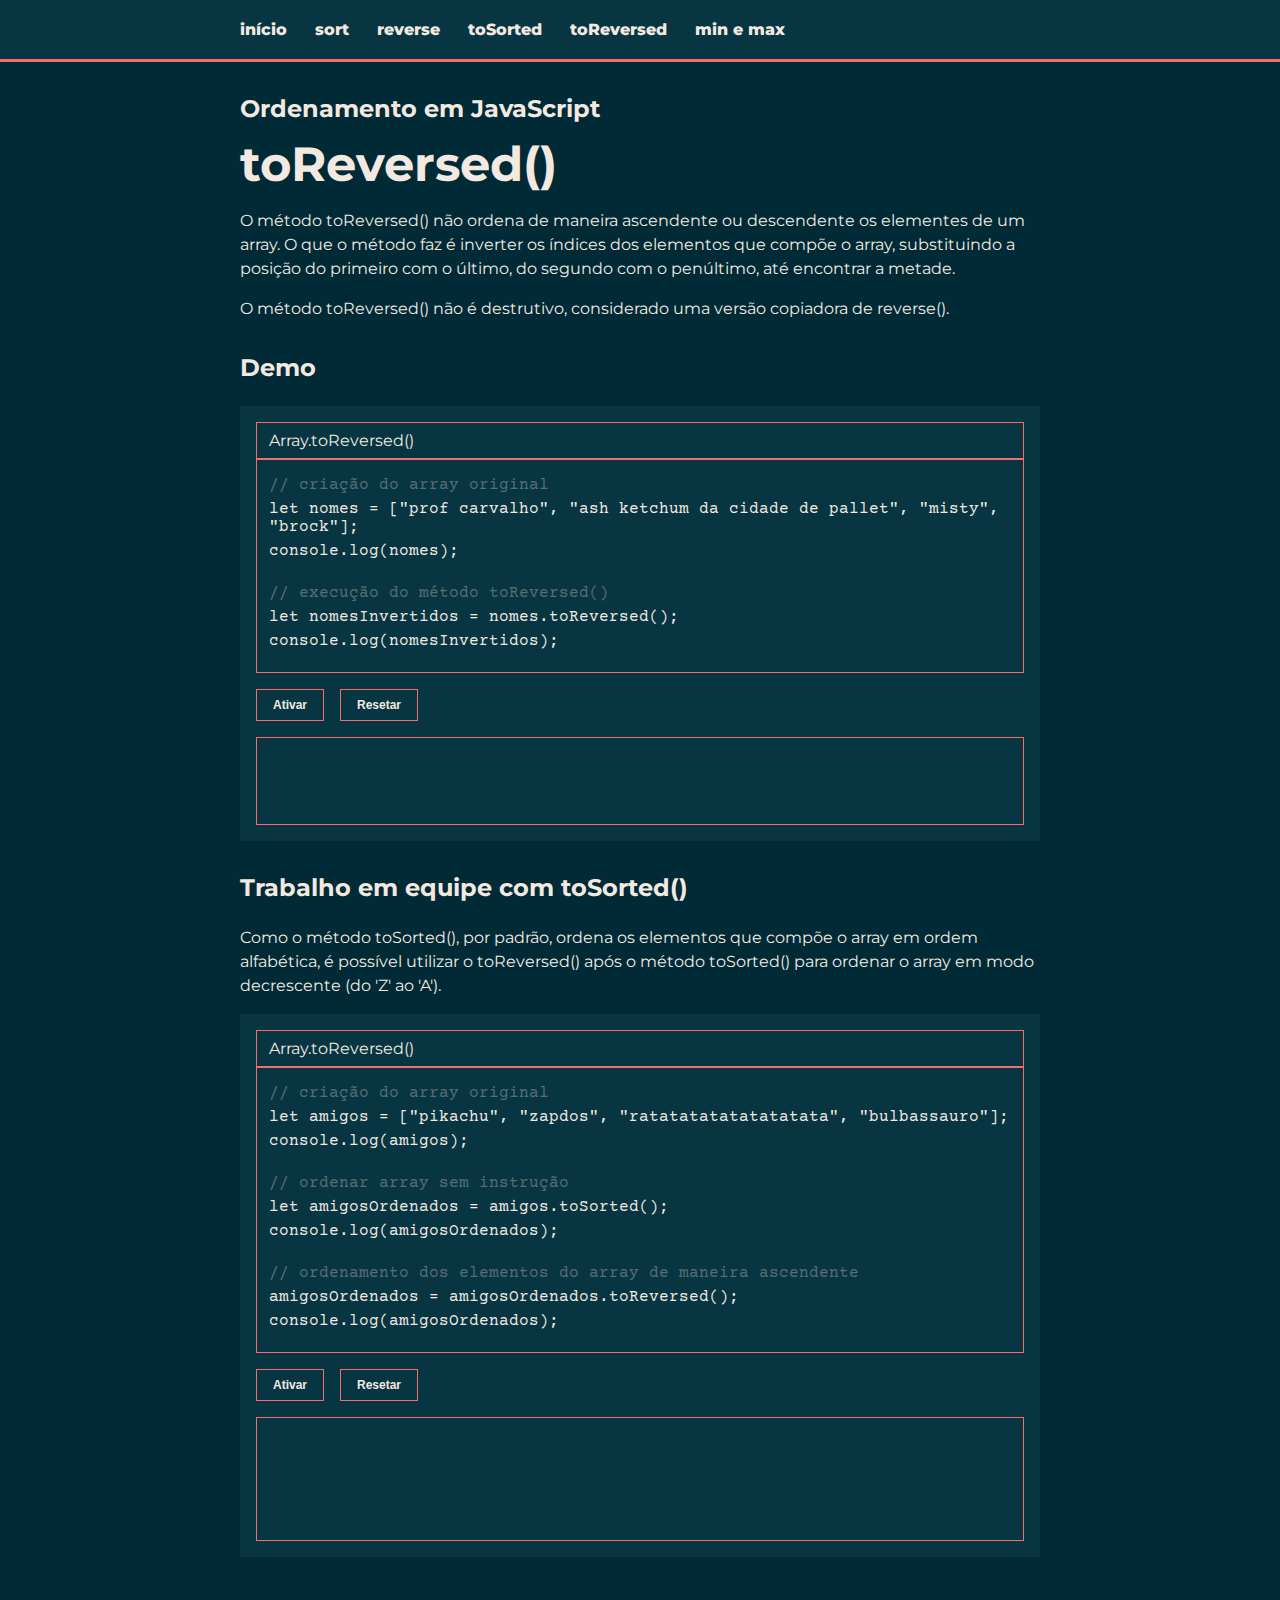
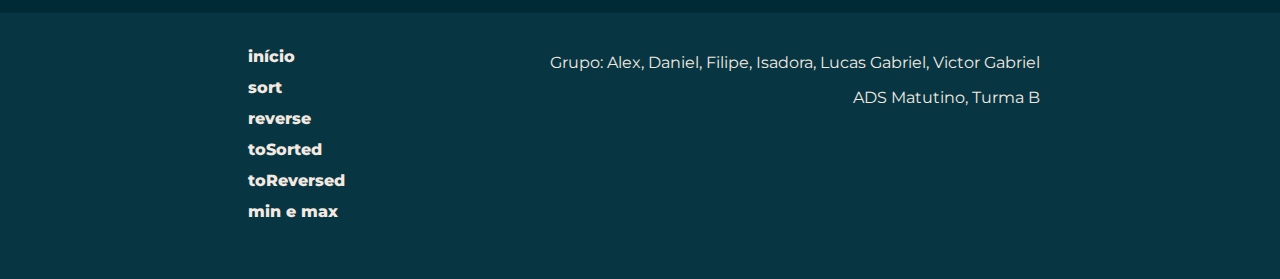
<file: toreversed.html>
<!DOCTYPE html>

<html lang="pt-br">
    <head>
        <!-- GOOGLE FONT -->
        <!-- Montserrat e Courier Prime -->
        <link rel="preconnect" href="https://fonts.googleapis.com">
        <link rel="preconnect" href="https://fonts.gstatic.com" crossorigin>
        <link href="https://fonts.googleapis.com/css2?family=Courier+Prime:ital,wght@0,400;0,700;1,400;1,700&family=Montserrat:ital,wght@0,100..900;1,100..900&display=swap" rel="stylesheet">

        <meta charset="utf-8" />
        <meta name="viewport" content="width=device-width, initial-scale=1.0" />    
        <link href="./css/styles.css" rel="stylesheet">
        <title>JS Array.toReversed()</title>
    </head>
    <body>
        <div class="page-container">
            <nav>
                <ul class="nav-list">
                    <li class="nav-items"><a class="nav-links" href="index.html">início</a></li>
                    <li class="nav-items"><a class="nav-links" href="sort.html">sort</a></li>
                    <li class="nav-items"><a class="nav-links" href="reverse.html">reverse</a></li>
                    <li class="nav-items"><a class="nav-links" href="tosorted.html">toSorted</a></li>
                    <li class="nav-items"><a class="nav-links" href="toreversed.html">toReversed</a></li>
                    <li class="nav-items"><a class="nav-links" href="minmax.html">min e max</a></li>
                </ul>
            </nav>
            <header class="tema">
                <h1>Ordenamento em JavaScript</h1>
            </header>
            <main id="conteudo" class="conteudo-principal">
                <article>
                    <header>
                        <h2 class="titulo-artigo">
                            toReversed()
                        </h2>
                    </header>
                    <section class="intro">
                        <p class="paragrafo-artigo">
                            O método toReversed() não ordena de maneira ascendente ou descendente os elementes de um array. O que o método faz é inverter os índices dos elementos que compõe o array, substituindo a posição do primeiro com o último, do segundo com o penúltimo, até encontrar a metade.
                        </p>
                        <p class="paragrafo-artigo">
                            O método toReversed() não é destrutivo, considerado uma versão copiadora de reverse().
                        </p>
                    </section>
                    <!-- ordenamento com strings -->
                    <section class="demo">
                        <header>
                            <h3 class="titulo-secao">
                                Demo
                            </h3>
                        </header>
                        <div class="container-blocos-codigos">
                            <header class="header-codigo">
                                <h4>Array.toReversed()</h4>
                            </header>

                            <div class="input">
                                <span class="js comentario">// criação do array original</span>
                                <span class="js codigo">let nomes = ["prof carvalho", "ash ketchum da cidade de pallet", "misty", "brock"];</span>
                                <span class="js codigo">console.log(nomes);</span>
                                <br />
                                <span class="js comentario">// execução do método toReversed()</span>
                                <span class="js codigo">let nomesInvertidos = nomes.toReversed();</span>
                                <span class="js codigo">console.log(nomesInvertidos);</span>
                            </div>

                            <div class="container-bt">
                                <button type="button" class="bt-ativar" id="bt-ativar-toreversed-1">
                                    Ativar
                                </button>
                                <button type="button" class="bt-resetar" id="bt-resetar-1">
                                    Resetar
                                </button>
                            </div>
                                
                            <div class="output" id="output-1">
                                <br><br><br>
                            </div>
                        </div>
                    </section>
                    <!-- ordenamento alfabético descendente com sort() -->
                    <section>
                        <header>
                            <h3 class="titulo-secao">
                                Trabalho em equipe com toSorted()
                            </h3>
                        </header>
                        <p class="paragrafo-artigo">
                            Como o método toSorted(), por padrão, ordena os elementos que compõe o array em ordem alfabética, é possível utilizar o toReversed() após o método toSorted() para ordenar o array em modo decrescente (do 'Z' ao 'A').
                        </p>
                        
                        <!-- demonstração de código -->
                        <div class="container-blocos-codigos">
                            <header class="header-codigo">
                                <h4>Array.toReversed()</h4>
                            </header>

                            <div class="input">
                                <span class="js comentario">// criação do array original</span>
                                <span class="js codigo">let amigos = ["pikachu", "zapdos", "ratatatatatatatatata", "bulbassauro"];</span>
                                <span class="js codigo">console.log(amigos);</span>
                                <br />
                                <span class="js comentario">// ordenar array sem instrução</span>
                                <span class="js codigo">let amigosOrdenados = amigos.toSorted();</span>
                                <span class="js codigo">console.log(amigosOrdenados);</span>
                                <br />
                                <span class="js comentario">// ordenamento dos elementos do array de maneira ascendente</span>
                                <span class="js codigo">amigosOrdenados = amigosOrdenados.toReversed();</span>
                                <span class="js codigo">console.log(amigosOrdenados);</span>
                            </div>

                            <div class="container-bt">
                                <button type="button" class="bt-ativar" id="bt-ativar-toreversed-2">
                                    Ativar
                                </button>
                                <button type="button" class="bt-resetar" id="bt-resetar-2">
                                    Resetar
                                </button>
                            </div>

                            <div class="output" id="output-2">
                                <br /><br /><br /><br /><br />
                            </div>
                        </div>
                    </section>
            </article>
            </main>
            <!-- RODAPÉ -->
            <footer>
                <div>
                    <ul class="nav-rodape-lista">
                        <li class="nav-rodape-items"><a class="nav-rodape-links" href="index.html">início</a></li>
                        <li class="nav-rodape-items"><a class="nav-rodape-links" href="sort.html">sort</a></li>
                        <li class="nav-rodape-items"><a class="nav-rodape-links" href="reverse.html">reverse</a></li>
                        <li class="nav-rodape-items"><a class="nav-rodape-links" href="toSorted.html">toSorted</a></li>
                        <li class="nav-rodape-items"><a class="nav-rodape-links" href="toReversed.html">toReversed</a></li>
                        <li class="nav-rodape-items"><a class="nav-rodape-links" href="minmax.html">min e max</a></li>
                    </ul>
                </div>
                <div>
                    <p class="texto-rodape">
                        Grupo: Alex, Daniel, Filipe, Isadora, Lucas Gabriel, Victor Gabriel
                    </p>
                    <p class="texto-rodape">
                        ADS Matutino, Turma B
                    </p>
                </div>
            </footer>
        </div>


        <script src="./js/toReversed.js"></script>
    </body>
</html>
</file>
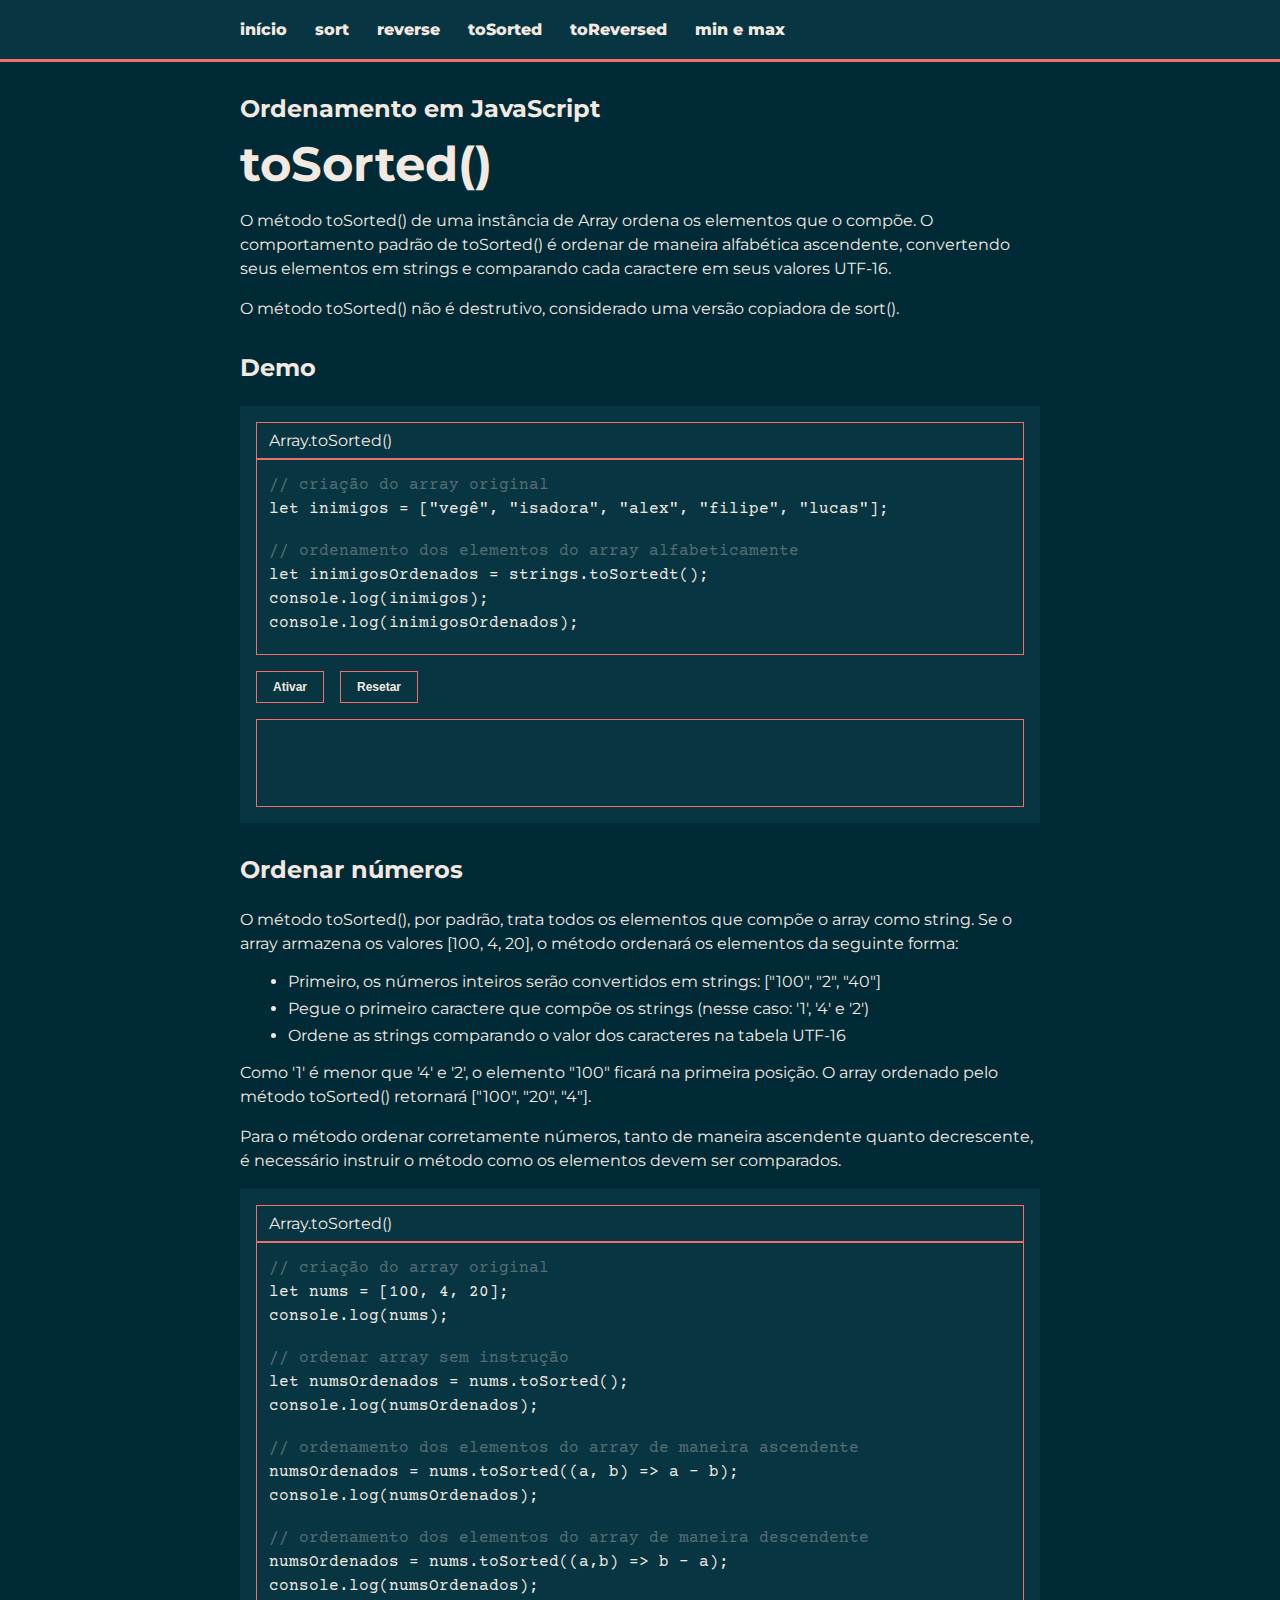
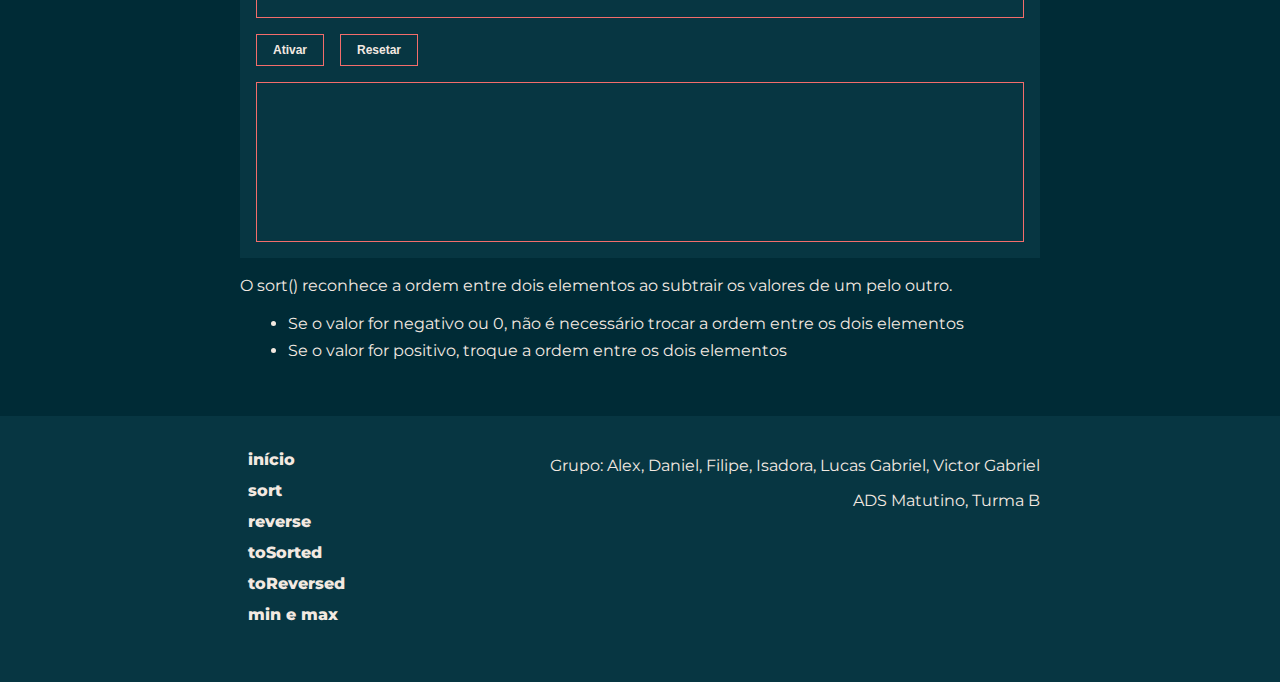
<file: toSorted.html>
<!DOCTYPE html>

<html lang="pt-br">
    <head>
        <!-- GOOGLE FONTS -->
        <!-- Montserrat e Courier Prime -->
        <link rel="preconnect" href="https://fonts.googleapis.com">
        <link rel="preconnect" href="https://fonts.gstatic.com" crossorigin>
        <link href="https://fonts.googleapis.com/css2?family=Courier+Prime:ital,wght@0,400;0,700;1,400;1,700&family=Montserrat:ital,wght@0,100..900;1,100..900&display=swap" rel="stylesheet">

        <meta charset="utf-8" />
        <meta name="viewport" content="width=device-width, initial-scale=1.0" />    
        <link href="./css/styles.css" rel="stylesheet">
        <title>JS Array.toSorted()</title>
    </head>
    <body>
        <div class="page-container">
            <nav>
                <ul class="nav-list">
                    <li class="nav-items"><a class="nav-links" href="index.html">início</a></li>
                    <li class="nav-items"><a class="nav-links" href="sort.html">sort</a></li>
                    <li class="nav-items"><a class="nav-links" href="reverse.html">reverse</a></li>
                    <li class="nav-items"><a class="nav-links" href="tosorted.html">toSorted</a></li>
                    <li class="nav-items"><a class="nav-links" href="toreversed.html">toReversed</a></li>
                    <li class="nav-items"><a class="nav-links" href="minmax.html">min e max</a></li>
                </ul>
            </nav>
            <header class="tema">
                <h1>Ordenamento em JavaScript</h1>
            </header>
            <main id="conteudo" class="conteudo-principal">
                <article>
                    <header>
                        <h2 class="titulo-artigo">
                            toSorted()
                        </h2>
                    </header>
                    <section class="intro">
                        <p class="paragrafo-artigo">
                            O método toSorted() de uma instância de Array ordena os elementos que o compõe. O comportamento padrão de toSorted() é ordenar de maneira alfabética ascendente, convertendo seus elementos em strings e comparando cada caractere em seus valores UTF-16.
                        </p>
                        <p class="paragrafo-artigo">
                            O método toSorted() não é destrutivo, considerado uma versão copiadora de sort().
                        </p>
                    </section>
                    <!-- ordenamento com strings -->
                    <section class="demo">
                        <header>
                            <h3 class="titulo-secao">
                                Demo
                            </h3>
                        </header>
                        <div class="container-blocos-codigos">
                            <header class="header-codigo">
                                <h4>Array.toSorted()</h4>
                            </header>

                            <div class="input">
                                <span class="js comentario">// criação do array original</span>
                                <span class="js codigo">let inimigos = ["vegê", "isadora", "alex", "filipe", "lucas"];</span>
                                <br />
                                <span class="js comentario">// ordenamento dos elementos do array alfabeticamente</span>
                                <span class="js codigo">let inimigosOrdenados = strings.toSortedt();</span>
                                <span class="js codigo">console.log(inimigos);</span>
                                <span class="js codigo">console.log(inimigosOrdenados);</span>
                            </div>

                            <div class="container-bt">
                                <button type="button" class="bt-ativar" id="bt-ativar-tosorted-1">
                                    Ativar
                                </button>
                                <button type="button" class="bt-resetar" id="bt-resetar-1">
                                    Resetar
                                </button>
                            </div>
                            
                            <div class="output" id="output-1">
                                <br><br><br>
                            </div>
                        </div>
                    </section>
                    <!-- ordenamento com números -->
                    <section>
                        <header>
                            <h3 class="titulo-secao">
                                Ordenar números
                            </h3>
                        </header>
                        <p class="paragrafo-artigo">
                            O método toSorted(), por padrão, trata todos os elementos que compõe o array como string. Se o array armazena os valores [100, 4, 20], o método ordenará os elementos da seguinte forma:
                        </p>
                        <ul>
                            <li>Primeiro, os números inteiros serão convertidos em strings: ["100", "2", "40"]</li>
                            <li>Pegue o primeiro caractere que compõe os strings (nesse caso: '1', '4' e '2')</li>
                            <li>Ordene as strings comparando o valor dos caracteres na tabela UTF-16</li>
                        </ul>
                        <p class="paragrafo-artigo">
                            Como '1' é menor que '4' e '2', o elemento "100" ficará na primeira posição. O array ordenado pelo método toSorted() retornará ["100", "20", "4"].
                        </p>
                        <p class="paragrafo-artigo">
                            Para o método ordenar corretamente números, tanto de maneira ascendente quanto decrescente, é necessário instruir o método como os elementos devem ser comparados.
                        </p>
                        <!-- demonstração de código -->
                        <div class="container-blocos-codigos">
                            <header class="header-codigo">
                                <h4>Array.toSorted()</h4>
                            </header>

                            <div class="input">
                                <span class="js comentario">// criação do array original</span>
                                <span class="js codigo">let nums = [100, 4, 20];</span>
                                <span class="js codigo">console.log(nums);</span>
                                <br />
                                <span class="js comentario">// ordenar array sem instrução</span>
                                <span class="js codigo">let numsOrdenados = nums.toSorted();</span>
                                <span class="js codigo">console.log(numsOrdenados);</span>
                                <br />
                                <span class="js comentario">// ordenamento dos elementos do array de maneira ascendente</span>
                                <span class="js codigo">numsOrdenados = nums.toSorted((a, b) => a - b);</span>
                                <span class="js codigo">console.log(numsOrdenados);</span>
                                <br />
                                <span class="js comentario">// ordenamento dos elementos do array de maneira descendente</span>
                                <span class="js codigo">numsOrdenados = nums.toSorted((a,b) => b - a);</span>
                                <span class="js codigo">console.log(numsOrdenados);</span>
                            </div>

                            <div class="container-bt">
                                <button type="button" class="bt-ativar" id="bt-ativar-tosorted-2">
                                    Ativar
                                </button>
                                <button type="button" class="bt-resetar" id="bt-resetar-2">
                                    Resetar
                                </button>
                            </div>

                            <div class="output" id="output-2">
                                <br><br><br><br><br><br><br>
                            </div>
                        </div>

                        <p class="paragrafo-artigo">
                            O sort() reconhece a ordem entre dois elementos ao subtrair os valores de um pelo outro.
                        </p>
                        <ul>
                            <li>Se o valor for negativo ou 0, não é necessário trocar a ordem entre os dois elementos</li>
                            <li>Se o valor for positivo, troque a ordem entre os dois elementos</li>
                        </ul>
                    </section>
            </article>
            </main>
            <!-- RODAPÉ -->
            <footer>
                <div>
                    <ul class="nav-rodape-lista">
                        <li class="nav-rodape-items"><a class="nav-rodape-links" href="index.html">início</a></li>
                        <li class="nav-rodape-items"><a class="nav-rodape-links" href="sort.html">sort</a></li>
                        <li class="nav-rodape-items"><a class="nav-rodape-links" href="reverse.html">reverse</a></li>
                        <li class="nav-rodape-items"><a class="nav-rodape-links" href="toSorted.html">toSorted</a></li>
                        <li class="nav-rodape-items"><a class="nav-rodape-links" href="toReversed.html">toReversed</a></li>
                        <li class="nav-rodape-items"><a class="nav-rodape-links" href="minmax.html">min e max</a></li>
                    </ul>
                </div>
                <div>
                    <p class="texto-rodape">
                        Grupo: Alex, Daniel, Filipe, Isadora, Lucas Gabriel, Victor Gabriel
                    </p>
                    <p class="texto-rodape">
                        ADS Matutino, Turma B
                    </p>
                </div>
            </footer>
        </div>


        <script src="./js/toSorted.js"></script>
    </body>
</html>
</file>
<file: css/styles.css>
/* variáveis */
:root {
    /* cores */
    --corBranca: #fff;
    --corPreta: #002B36;
    --corBege: #F3E9E1;
    --corAzulMarinho: #002451;
    --corVermelha: #F36D6B;
    --corFundoMaisClaro: #073642;
    --corComentario: #586E75;

    /* bordas */
    --border: 1px solid var(--corVermelha);
    --borderNav: 3px solid var(--corVermelha); 

    /* tipografia */
    --paragrafoMedio: 1rem;
    --paragrafoPequeno: 0.75rem;
}

html {
    scroll-behavior: smooth;
    display: block;
}

body {
    min-height: 100vh;
    background: var(--corPreta);
    color: var(--corBege);
    font-size: 16px;
    font-family: 'Montserrat', sans-serif;
    margin: 0px;
}

main {
    padding-inline: 15rem;
}

.tema {
    padding-inline:15rem;
    margin-bottom: 0.75rem;
}

/* tipografia */
h1, h2, h3, h4 {
    margin: 0;
    padding: 0;
}

h1 {
    font-size: 1.5rem;
}

h2 {
    font-size: 3rem;
}

h3 {
    font-size: 1.5rem;
}

h4 {
    font-weight: 400;
}

.titulo-index {
    font-size: 3rem;
}

.paragrafo-artigo {
    font-size: var(--paragrafoMedio);
    line-height: 1.5;
}

li {
    margin: 0.5rem;
}

.titulo-secao {
    margin-top: 2rem;
    margin-bottom: 1.5rem;
}

.page-container {
    width: 100%;
    display: block;
}


/* navegação */
nav {
    padding: 1rem 15rem;
    display: flex;
    align-items: center;
    margin: 0 auto 2rem;
    background: var(--corFundoMaisClaro);
    border-bottom: var(--borderNav);
}

.nav-mobile {
    display: none;
}

.nav-list {
    margin-left: 0;
    padding-left: 0;
    padding-inline-start: 0px;
    margin-block-start: 0;
    margin-block-end: 0;
    display: flex;
    list-style: none;
}

.nav-items {
    margin: 0 1.75rem 0 0;
    padding: 0.25rem 0;
}

.nav-links {
    font-size: 1rem;
    color: var(--corBege);
    text-decoration: none;
    font-size: 1rem;
    font-weight: 800;
}

.nav-links:hover {
    color: var(--corVermelha);
}

/* demonstrações do código */
.container-blocos-codigos {
    padding: 1rem;
    background-color: var(--corFundoMaisClaro);
    margin-top: 1rem;
    margin-bottom: 1rem;
}

.header-codigo {
    border: var(--border);
    padding: 0.5rem 0.75rem;
}

.input, .output {
    padding: 1rem 0.75rem;
    border: var(--border);
    background-color: var(--corFundoMaisClaro);
    font-family: "Courier Prime", monospace; 
}

.input {
    margin-bottom: 1rem;
}

.output{
    color: var(--corVermelha);
    font-weight: 600;
}


/* estilizar botões da demonstração de código */
.container-bt {
    display: flex;
}

.bt-ativar, .bt-resetar {
    margin-bottom: 1rem;
    font-size: var(--paragrafoPequeno);
    border: var(--border);
    background: var(--corFundoMaisClaro);
    color: var(--corBege);
    padding: 0.5rem 1rem;
    font-weight: 800;
    cursor: pointer;
    margin-right: 1rem;
}

.bt-ativar:hover, .bt-resetar:hover {
    background: var(--corVermelha);
    color: var(--corPreta);
}

/* tipografia dos códigos */
.js {
    display: block;
    font-size: var(--paragrafoMedio);
    margin-bottom: 0.375rem;
}

.comentario {
    color: var(--corComentario);
}


/* rodapé */
footer {
    background: var(--corFundoMaisClaro);
    margin-top: 3.5rem;
    padding-inline: 15rem;
    padding-top: 1.5rem;
    padding-bottom: 3rem;
    display: flex;
    justify-content: space-between;
}

.nav-rodape-lista {
    margin-left: 0;
    padding-left: 0;
    padding-inline-start: 0px;
    margin-block-start: 0;
    margin-block-end: 0;
    display: block;
    list-style: none; 
}

.nav-rodape-items {
    padding: 0.125rem 0;
}

.nav-rodape-links {
    font-size: 1rem;
    color: var(--corBege);
    text-decoration: none;
    font-size: 1.25 rem;
    font-weight: 800;
}

.nav-rodape-links:hover {
    color: var(--corVermelha);
}

.texto-rodape {
    text-align: right;
}


/* responsividade com media */
@media only screen and (max-width: 1200px) {
    /* padding */
    nav, main, .tema, footer {
        padding-inline: 6rem;
    }
}

@media only screen and (max-width: 1024px) {
    /* padding */
    nav, main, .tema, footer {
        padding-inline: 4rem;
    }

    /* nav */
    .nav-large {
        display: none;
    }

    .nav-mobile {
        display: flex;
    }
}

@media only screen and (max-width: 800px) {
    /* padding */
    nav {
        padding-inline: 2rem;
    }

    main {
        padding-inline: 2rem;
    }

    .tema {
        padding-inline: 2rem;
    }

    footer {
        padding-inline: 2rem;
    }

    /* nav */
    .nav-large {
        display: none;
    }

    .nav-mobile {
        display: flex;
    }
}
</file>
<file: styles.css>
/* variáveis */
:root {
    /* cores */
    --corBranca: #fff;
    --corPreta: #002B36;
    --corBege: #F3E9E1;
    --corAzulMarinho: #002451;
    --corVermelha: #F36D6B;
    --corFundoMaisClaro: #073642;
    --corComentario: #586E75;

    /* bordas */
    --border: 1px solid var(--corVermelha);
    --borderNav: 3px solid var(--corVermelha); 

    /* tipografia */
    --paragrafoMedio: 1rem;
    --paragrafoPequeno: 0.75rem;
}

html {
    scroll-behavior: smooth;
    display: block;
}

body {
    min-height: 100vh;
    background: var(--corPreta);
    color: var(--corBege);
    font-size: 16px;
    font-family: 'Montserrat', sans-serif;
    margin: 0px;
}

main {
    padding-inline: 15rem;
}

.tema {
    padding-inline:15rem;
    margin-bottom: 0.75rem;
}

/* tipografia */
h1, h2, h3, h4 {
    margin: 0;
    padding: 0;
}

h1 {
    font-size: 1.5rem;
}

h2 {
    font-size: 3rem;
}

h3 {
    font-size: 1.5rem;
}

h4 {
    font-weight: 400;
}

.paragrafo-artigo {
    font-size: var(--paragrafoMedio);
    line-height: 1.5;
}

li {
    margin: 0.5rem;
}

.titulo-secao {
    margin-top: 2rem;
    margin-bottom: 1.5rem;
}

.page-container {
    width: 100%;
    display: block;
}


/* navegação */
nav {
    padding: 1rem 15rem;
    display: flex;
    align-items: center;
    margin: 0 auto 2rem;
    width: 100%;
    background: var(--corFundoMaisClaro);
    border-bottom: var(--borderNav);
}

.nav-list {
    margin-left: 0;
    padding-left: 0;
    padding-inline-start: 0px;
    margin-block-start: 0;
    margin-block-end: 0;
    display: flex;
    list-style: none;
}

.nav-items {
    margin: 0 1.75rem 0 0;
    padding: 0.25rem 0;
}

.nav-links {
    font-size: 1rem;
    color: var(--corBege);
    text-decoration: none;
    font-size: 1rem;
    font-weight: 800;
}

.nav-links:hover {
    color: var(--corVermelha);
}

/* demonstrações do código */
.container-blocos-codigos {
    padding: 1rem;
    background-color: var(--corFundoMaisClaro);
    margin-top: 1rem;
    margin-bottom: 1rem;
}

.header-codigo {
    border: var(--border);
    padding: 0.5rem 0.75rem;
}

.input, .output {
    padding: 1rem 0.75rem;
    border: var(--border);
    background-color: var(--corFundoMaisClaro);
}

.input {
    margin-bottom: 1rem;
}


/* estilizar botões da demonstração de código */
.container-bt {
    display: flex;
}

.bt-ativar, .bt-resetar {
    margin-bottom: 1rem;
    font-size: var(--paragrafoPequeno);
    border: var(--border);
    background: var(--corFundoMaisClaro);
    color: var(--corBege);
    padding: 0.5rem 1rem;
    font-weight: 800;
    cursor: pointer;
    margin-right: 1rem;
}

.bt-ativar:hover, .bt-resetar:hover {
    background: var(--corVermelha);
    color: var(--corPreta);
}

/* tipografia dos códigos */
.js {
    display: block;
    font-size: var(--paragrafoMedio);
    margin-bottom: 0.375rem;
}

.comentario {
    color: var(--corComentario);
}


/* rodapé */
footer {
    background: var(--corFundoMaisClaro);
    margin-top: 3.5rem;
    padding-inline: 15rem;
    padding-top: 1.5rem;
    padding-bottom: 3rem;
    display: flex;
    justify-content: space-between;
}

.nav-rodape-lista {
    margin-left: 0;
    padding-left: 0;
    padding-inline-start: 0px;
    margin-block-start: 0;
    margin-block-end: 0;
    display: block;
    list-style: none; 
}

.nav-rodape-items {
    padding: 0.125rem 0;
}

.nav-rodape-links {
    font-size: 1rem;
    color: var(--corBege);
    text-decoration: none;
    font-size: 1.25 rem;
    font-weight: 800;
}

.nav-rodape-links:hover {
    color: var(--corVermelha);
}

.texto-rodape {
    text-align: right;
}
</file>
